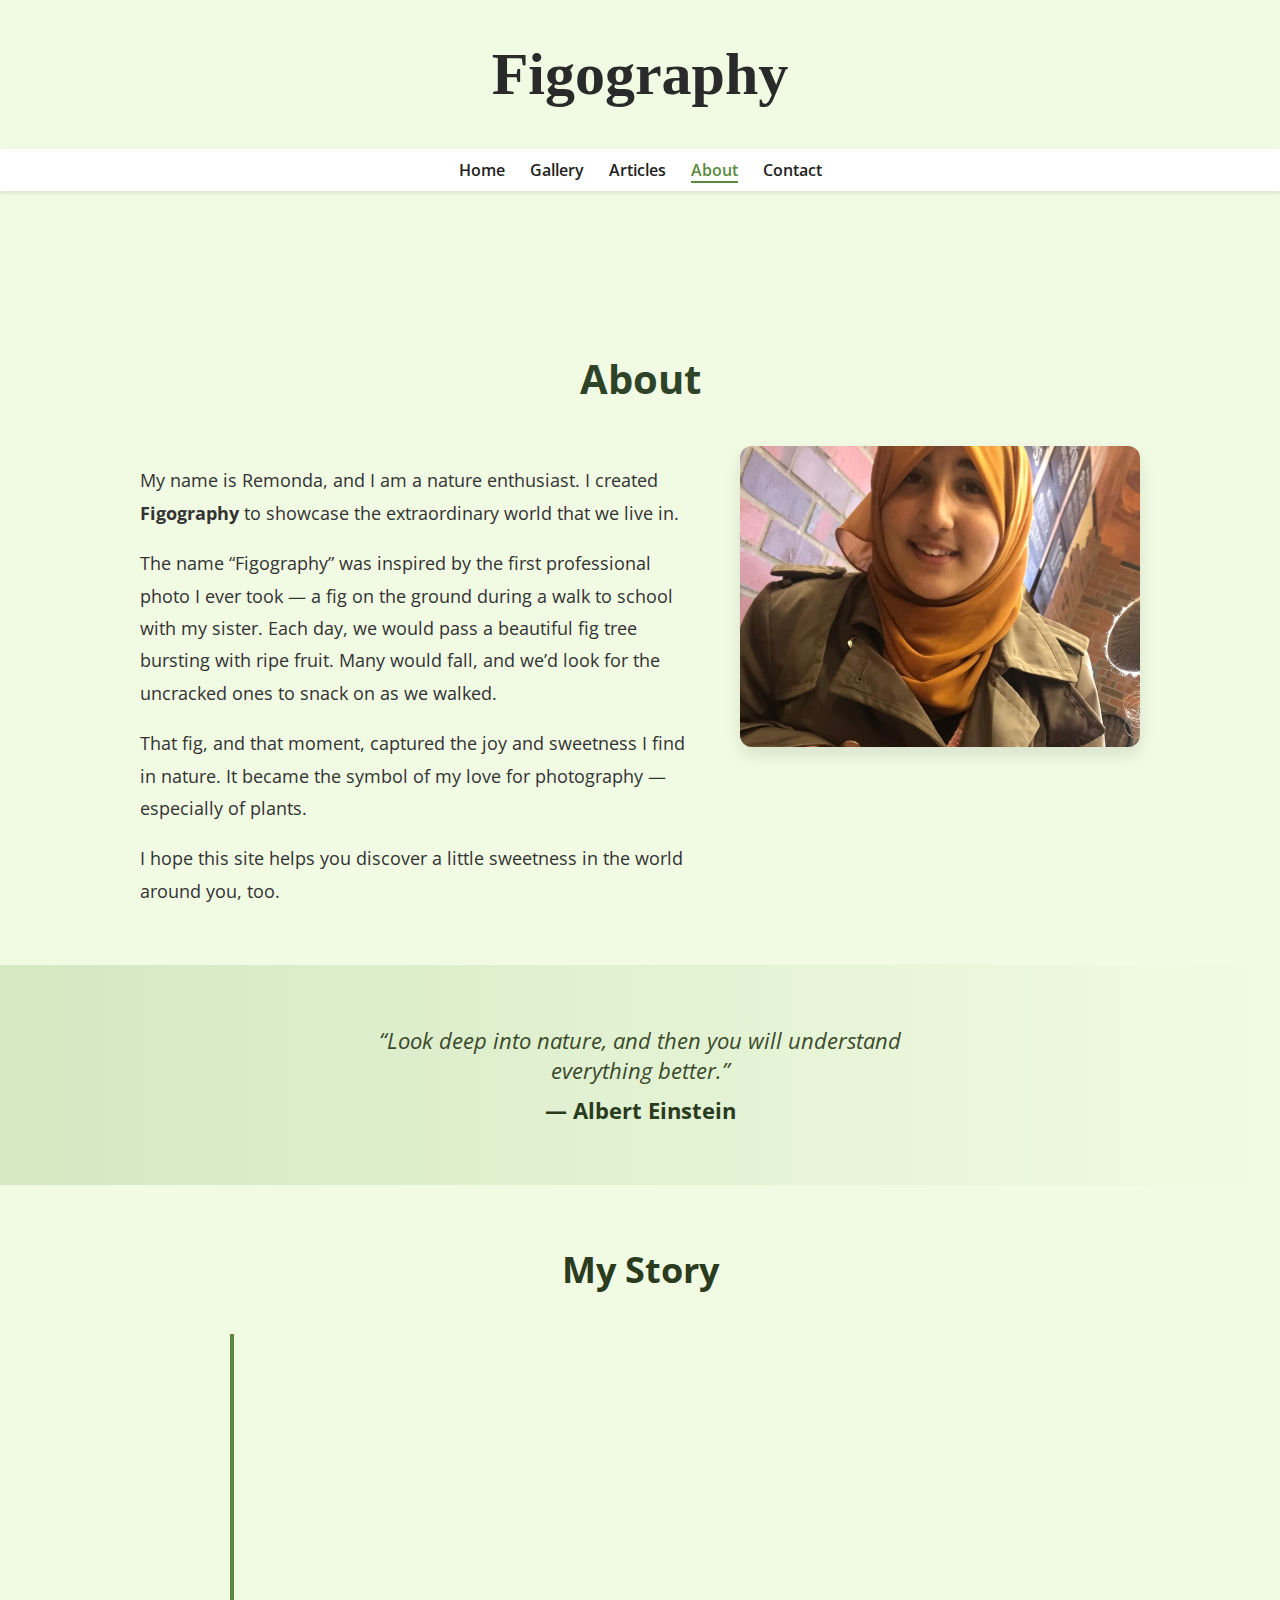
<file: about.html>
<!DOCTYPE html>
<html lang="en">
<head>
  <meta charset="UTF-8" />
  <meta name="viewport" content="width=device-width, initial-scale=1.0" />
  <title>About | Figography</title>
  <link rel="stylesheet" href="style.css" />
</head>
<body class="light-page">

  <header>
    <div class="name"><h1>Figography</h1></div>
    <nav>
      <ul>
        <li><a href="index.html">Home</a></li>
        <li><a href="gallery.html">Gallery</a></li>
        <li><a href="articles.html">Articles</a></li>
        <li><a href="about.html" class="active">About</a></li>
        <li><a href="contact.html">Contact</a></li>
      </ul>
    </nav>
  </header>

  <main>
    <div class="about-header">
      <h1>About</h1>
    </div>

    <div class="about-container">
      <div class="about-text">
        <p>
          My name is Remonda, and I am a nature enthusiast. I created <strong>Figography</strong> to showcase the extraordinary world that we live in.
        </p>
        <p>
          The name “Figography” was inspired by the first professional photo I ever took — a fig on the ground during a walk to school with my sister.
          Each day, we would pass a beautiful fig tree bursting with ripe fruit. Many would fall, and we’d look for the uncracked ones to snack on as we walked.
        </p>
        <p>
          That fig, and that moment, captured the joy and sweetness I find in nature. It became the symbol of my love for photography — especially of plants.
        </p>
        <p>
          I hope this site helps you discover a little sweetness in the world around you, too.
        </p>
      </div>

      <div class="about-image">
        <img src="remonda_summer25/remonda.jpg" alt="Remonda smiling" />
      </div>
    </div>

    <section class="quote-section">
  <blockquote>
    “Look deep into nature, and then you will understand everything better.”
    <footer>— Albert Einstein</footer>
  </blockquote>
</section>


    <section class="timeline-section">
      <h2>My Story</h2>
      <div class="timeline">
        <div class="timeline-item">
          <span class="year">September 2023</span>
          <p>Took my first photo — a fig on the sidewalk under a tree I passed every day.</p>
        </div>
        <div class="timeline-item">
          <span class="year">March 2024</span>
          <p>Started taking plant and landscape photos regularly on walks and trips.</p>
        </div>
        <div class="timeline-item">
          <span class="year">July 2025</span>
          <p>Created Figography to share my view of the world with others.</p>
        </div>
        <div class="timeline-item">
          <span class="year">Present</span>
          <p>Continuing to explore nature, improve my craft, and capture joy in everyday life.</p>
        </div>
      </div>
    </section>
 
  </main>

 <script>
  const timelineItems = document.querySelectorAll('.timeline-item');

  const observer = new IntersectionObserver((entries, observer) => {
    entries.forEach((entry, index) => {
      if (entry.isIntersecting) {
        const item = entry.target;
        const index = Array.from(timelineItems).indexOf(item);
        item.style.transitionDelay = `${index * 0.2}s`;
        item.classList.add('visible');
        observer.unobserve(item); // Stop watching once it appears
      }
    });
  }, {
    threshold: 0.5, // Show when at least 50% visible
  });

  timelineItems.forEach(item => {
    observer.observe(item);
  });
</script>


</body>
</html>
</file>
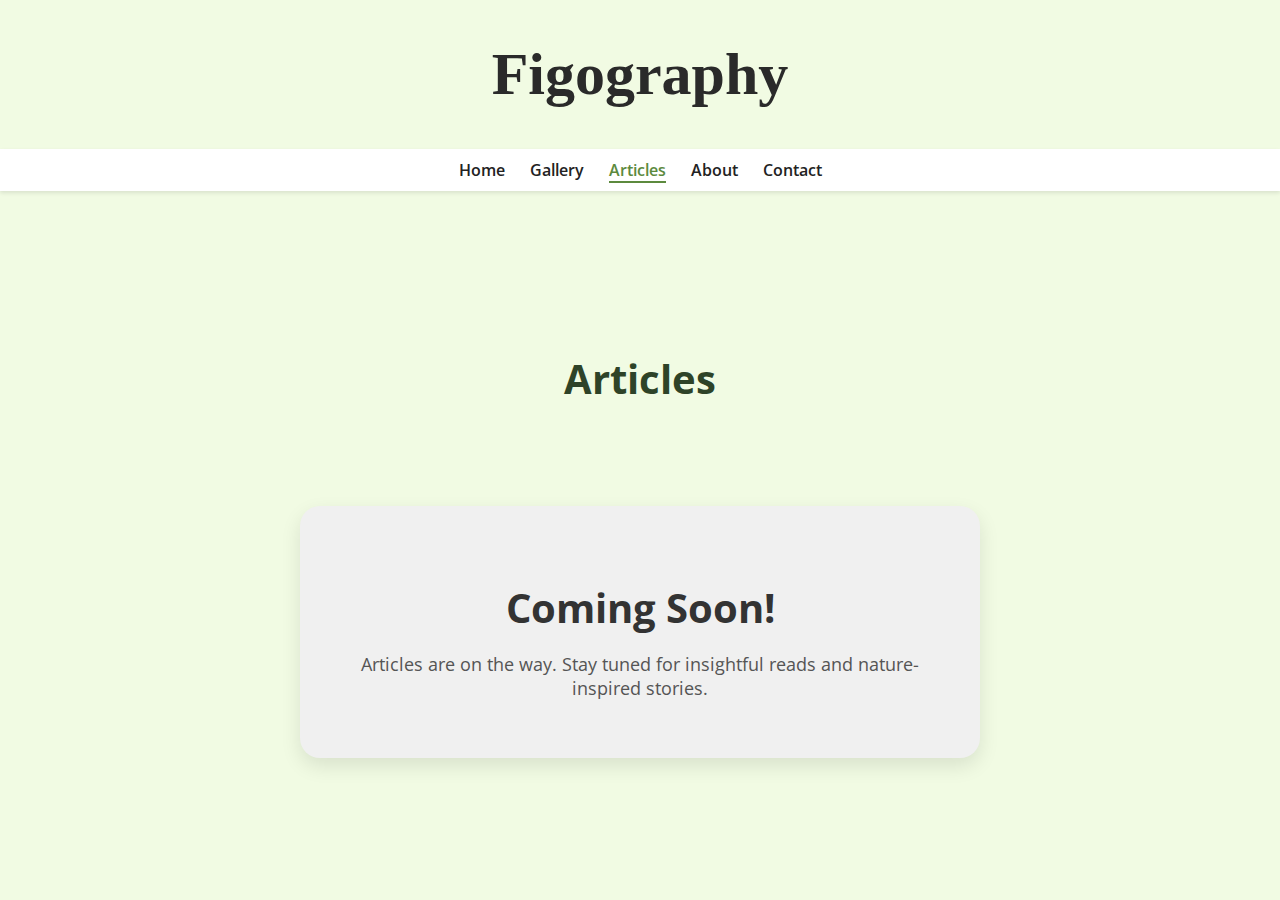
<file: articles.html>
<!DOCTYPE html>
<html>
    <head>
    <link rel="stylesheet" href="style.css">
    <title>Articles | Figography</title>
  </head>
    <body class="light-page">

 <header>
    <div class="name"><h1>Figography</h1></div>
    <nav>
      <ul>
        <li><a href="index.html">Home</a></li>
        <li><a href="gallery.html">Gallery</a></li>
        <li><a href="articles.html" class="active">Articles</a></li>
        <li><a href="about.html">About</a></li>
        <li><a href="contact.html">Contact</a></li>
      </ul>
    </nav>
  </header>

  <div class="about-header">
    <h1>Articles</h1>
  </div>

  <section class="coming-soon">
  <h2>Coming Soon!</h2>
  <p>Articles are on the way. Stay tuned for insightful reads and nature-inspired stories.</p>
</section>

    </body>
</html>
</file>
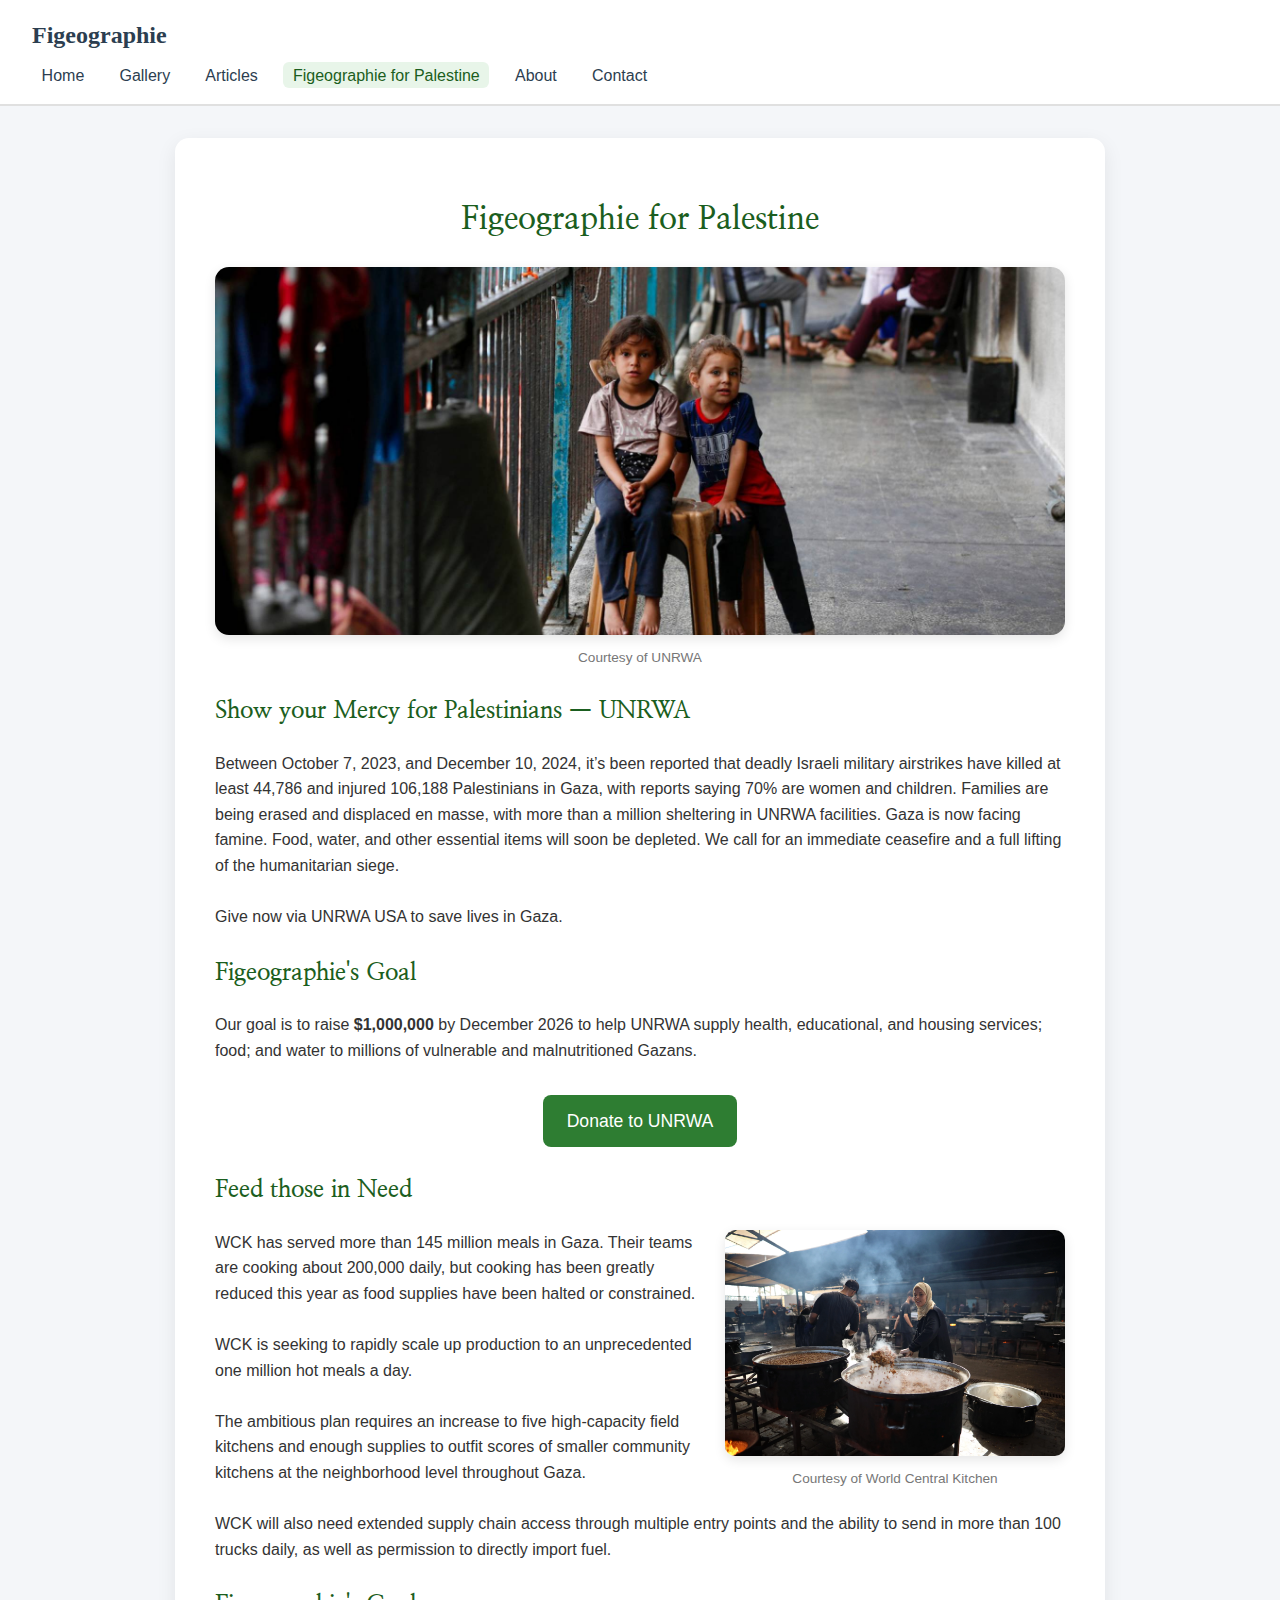
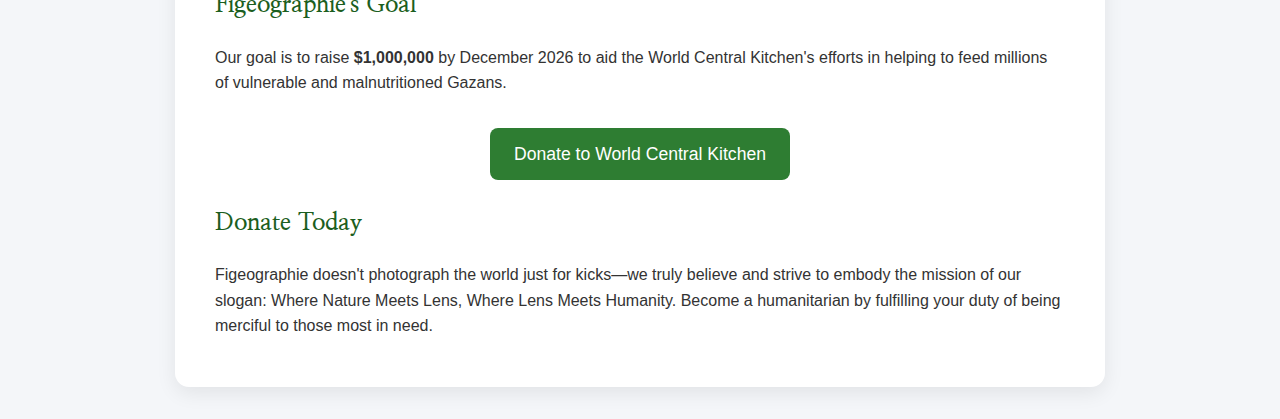
<file: charity.html>
<!DOCTYPE html>
<html lang="en">
<head>
  <meta charset="UTF-8" />
  <meta name="viewport" content="width=device-width, initial-scale=1.0" />
  <title>Figeographie for Palestine | Figeographie</title>

   <!-- Google Font: Nanum Myeongjo -->
<link href="https://fonts.googleapis.com/css2?family=Nanum+Myeongjo&display=swap" rel="stylesheet">

  <style>
    /* General Styles */
    body {
      font-family: 'Roboto', sans-serif;
      background-color: #f4f6f9;
      margin: 0;
      padding: 0;
      color: #333;
      line-height: 1.6;
    }

    header {
      background: #ffffff;
      border-bottom: 2px solid #e0e0e0;
      padding: 1rem 2rem;
      position: sticky;
      top: 0;
      z-index: 1000;
    }

    header h1 {
      margin: 0;
      font-weight: 700;
      font-size: 1.5rem;
      color: #2c3e50;
      font-family: 'Times New Roman', serif;
    }

    nav ul {
      list-style: none;
      display: flex;
      gap: 1rem;
      margin: 0.5rem 0 0;
      padding: 0;
    }

    nav a {
      text-decoration: none;
      color: #2c3e50;
      font-weight: 500;
      padding: 0.3rem 0.6rem;
      border-radius: 6px;
      transition: background 0.3s;
    }

    nav a:hover, nav a.active {
      background: #e8f5e9;
      color: #1b5e20;
    }

    .content-box {
      max-width: 850px;
      margin: 2rem auto;
      background: #fff;
      padding: 2rem 2.5rem;
      border-radius: 14px;
      box-shadow: 0 6px 20px rgba(0,0,0,0.08);
    }

    .content-box h1 {
      color: #1b5e20;
      margin-top: 1.5rem;
      text-align: center;
      font-family: nanum myeongjo, serif;
    }

    .content-box h2 {
      color: #1b5e20;
      margin-top: 1.5rem;
      text-align: left;
      font-family: nanum myeongjo, serif;
    }

    figure {
      text-align: center;
      margin: 1rem 0;
    }

    figure img {
      width: 100%;
      border-radius: 14px;
      box-shadow: 0 4px 12px rgba(0,0,0,0.1);
    }

    figure figcaption {
      font-size: 0.85rem;
      color: #777;
      margin-top: 0.25rem;
    }

    .image-wrap {
      float: right;
      margin: 0 0 1rem 1.5rem;
      width: 40%;
    }

    .image-wrap img {
      width: 100%;
      border-radius: 10px;
      box-shadow: 0 4px 12px rgba(0,0,0,0.1);
    }

    .button-wrap {
      text-align: center;
      margin-top: 1rem;
    }

    .donate-btn {
      display: inline-block;
      background: #2e7d32;
      color: white;
      padding: 0.75rem 1.5rem;
      font-size: 1.1rem;
      border-radius: 8px;
      text-decoration: none;
      margin-top: 1rem;
      transition: background 0.3s, transform 0.2s;
    }

    .donate-btn:hover {
      background: #1b5e20;
      transform: translateY(-2px);
    }
  </style>
</head>
<body>

  <header>
    <div class="name"><h1>Figeographie</h1></div>
    <nav>
      <ul>
        <li><a href="index.html">Home</a></li>
        <li><a href="gallery.html">Gallery</a></li>
        <li><a href="articles.html">Articles</a></li>
        <li><a href="charity.html" class="active">Figeographie for Palestine</a></li>
        <li><a href="about.html">About</a></li>
        <li><a href="contact.html">Contact</a></li>
      </ul>
    </nav>
  </header>

  <main>
    <div class="content-box">
      <h1>Figeographie for Palestine</h1>

      <figure>
        <img src="embrace_relief_images/unrwa_kids.jpg" alt="Embrace Relief Banner" class="banner" />
        <figcaption>Courtesy of UNRWA</figcaption>
      </figure>

      <h2>Show your Mercy for Palestinians — UNRWA</h2>
      <p>
        Between October 7, 2023, and December 10, 2024, it’s been reported that deadly Israeli military airstrikes have killed at least 44,786 and injured 106,188 Palestinians in Gaza, with reports saying 70% are women and children. Families are being erased and displaced en masse, with more than a million sheltering in UNRWA facilities.
        Gaza is now facing famine. Food, water, and other essential items will soon be depleted. We call for an immediate ceasefire and a full lifting of the humanitarian siege. 
        <br><br>
        Give now via UNRWA USA to save lives in Gaza. 
      </p>

      <h2>Figeographie's Goal</h2>
      <p>
        Our goal is to raise <strong>$1,000,000</strong> by December 2026 to help UNRWA supply health, educational, and housing services; food; and water to millions of vulnerable and malnutritioned Gazans.
      </p>

      <div class="button-wrap">
        <a href="https://getinvolved.unrwausa.org/figeographie" target="_blank" class="donate-btn">Donate to UNRWA</a>
      </div>

      <h2>Feed those in Need</h2>

      <figure class="image-wrap">
        <img src="embrace_relief_images/wck.webp" alt="Well Repair" />
        <figcaption>Courtesy of World Central Kitchen</figcaption>
      </figure>

      <p>
        WCK has served more than 145 million meals in Gaza. Their teams are cooking about 200,000 daily, but cooking has been greatly reduced this year as food supplies have been halted or constrained. 
        <br><br>
        WCK is seeking to rapidly scale up production to an unprecedented one million hot meals a day.
        <br><br>
        The ambitious plan requires an increase to five high-capacity field kitchens and enough supplies to outfit scores of smaller community kitchens at the neighborhood level throughout Gaza. 
        <br><br>
        WCK will also need extended supply chain access through multiple entry points and the ability to send in more than 100 trucks daily, as well as permission to directly import fuel.
      </p>

      <h2>Figeographie's Goal</h2>
      <p>
        Our goal is to raise <strong>$1,000,000</strong> by December 2026 to aid the World Central Kitchen's efforts in helping to feed millions of vulnerable and malnutritioned Gazans.
      </p>

      <div class="button-wrap">
        <a href="https://donate.wck.org/figeographie" target="_blank" class="donate-btn">Donate to World Central Kitchen</a>
      </div>

      <h2>Donate Today</h2>
      <p>
        Figeographie doesn't photograph the world just for kicks—we truly believe and strive to embody the mission of our slogan: Where Nature Meets Lens, Where Lens Meets Humanity. Become a humanitarian by fulfilling your duty of being merciful to those most in need.
      </p>
  
    </div>
  </main>

</body>
</html>
</file>
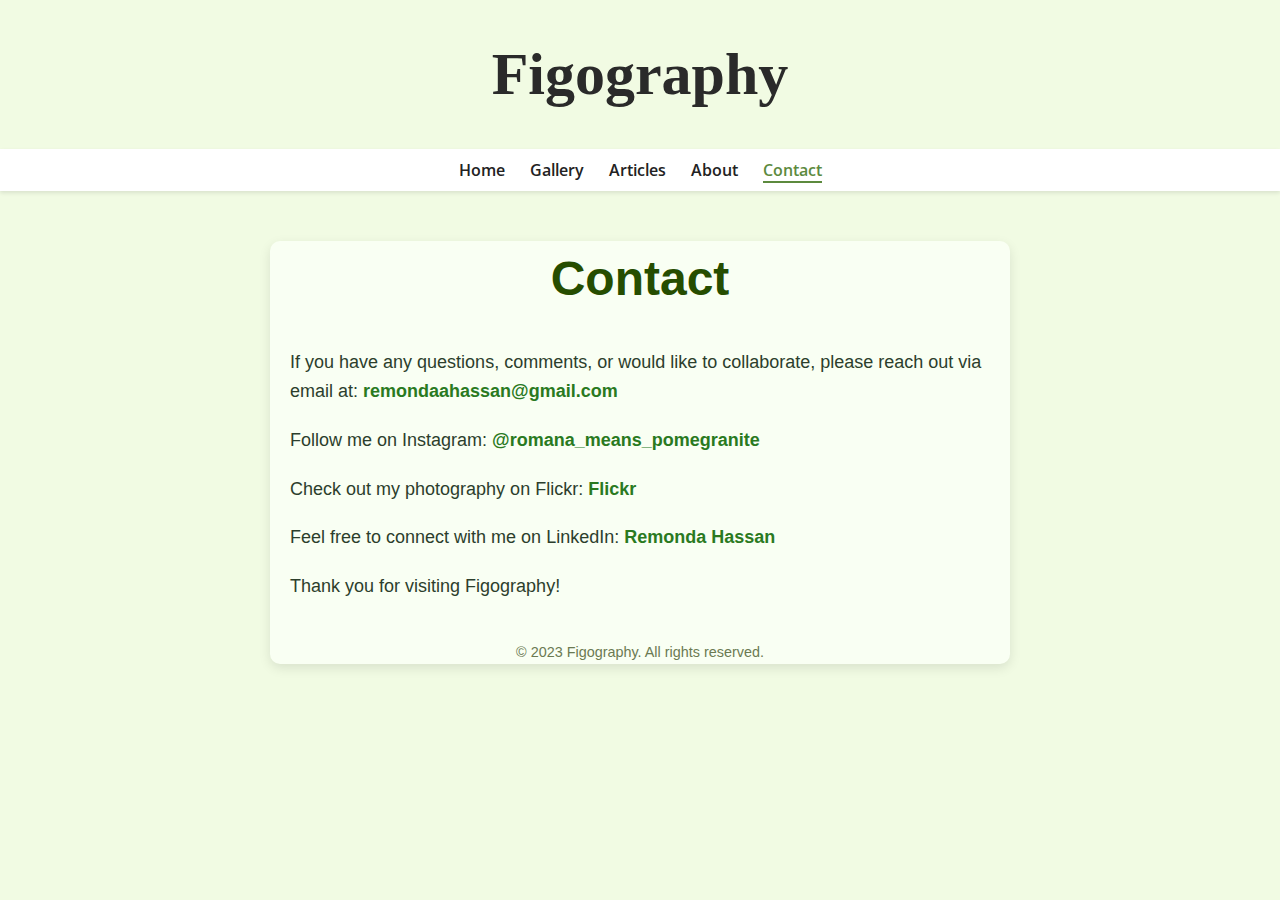
<file: contact.html>
<!DOCTYPE html>
<html lang="en">

<head>
  <meta charset="UTF-8" />
  <meta name="viewport" content="width=device-width, initial-scale=1" />
  <title>Contact | Figography</title>
  <link rel="stylesheet" href="style.css" />
</head>

<body class="light-page">

  <header>
    <div class="name"><h1>Figography</h1></div>
    <nav>
      <ul>
        <li><a href="index.html">Home</a></li>
        <li><a href="gallery.html">Gallery</a></li>
        <li><a href="articles.html">Articles</a></li>
          <li><a href="about.html">About</a></li>
        <li><a href="contact.html" class="active">Contact</a></li>
      </ul>
    </nav>
  </header>

  <main class="contact-container">
    <h1>Contact</h1>

    <p>
      If you have any questions, comments, or would like to collaborate, please reach out via email at:
      <a href="mailto:remondaahassan@gmail.com">remondaahassan@gmail.com</a>
    </p>

    <p>
      Follow me on Instagram:
      <a href="https://www.instagram.com/remondaahassan/" target="_blank" rel="noopener">
        @romana_means_pomegranite
      </a>
    </p>

    <p>
      Check out my photography on Flickr:
      <a href="https://www.flickr.com/photos/romana_means_pomegranite/" target="_blank" rel="noopener">
        Flickr
      </a>
    </p>

    <p>
      Feel free to connect with me on LinkedIn:
      <a href="https://www.linkedin.com/in/remonda-hassan/" target="_blank" rel="noopener">
        Remonda Hassan
      </a>
    </p>

    <p>Thank you for visiting Figography!</p>

    <footer>
      <p>© 2023 Figography. All rights reserved.</p>
    </footer>
  </main>

</body>

</html>
</file>
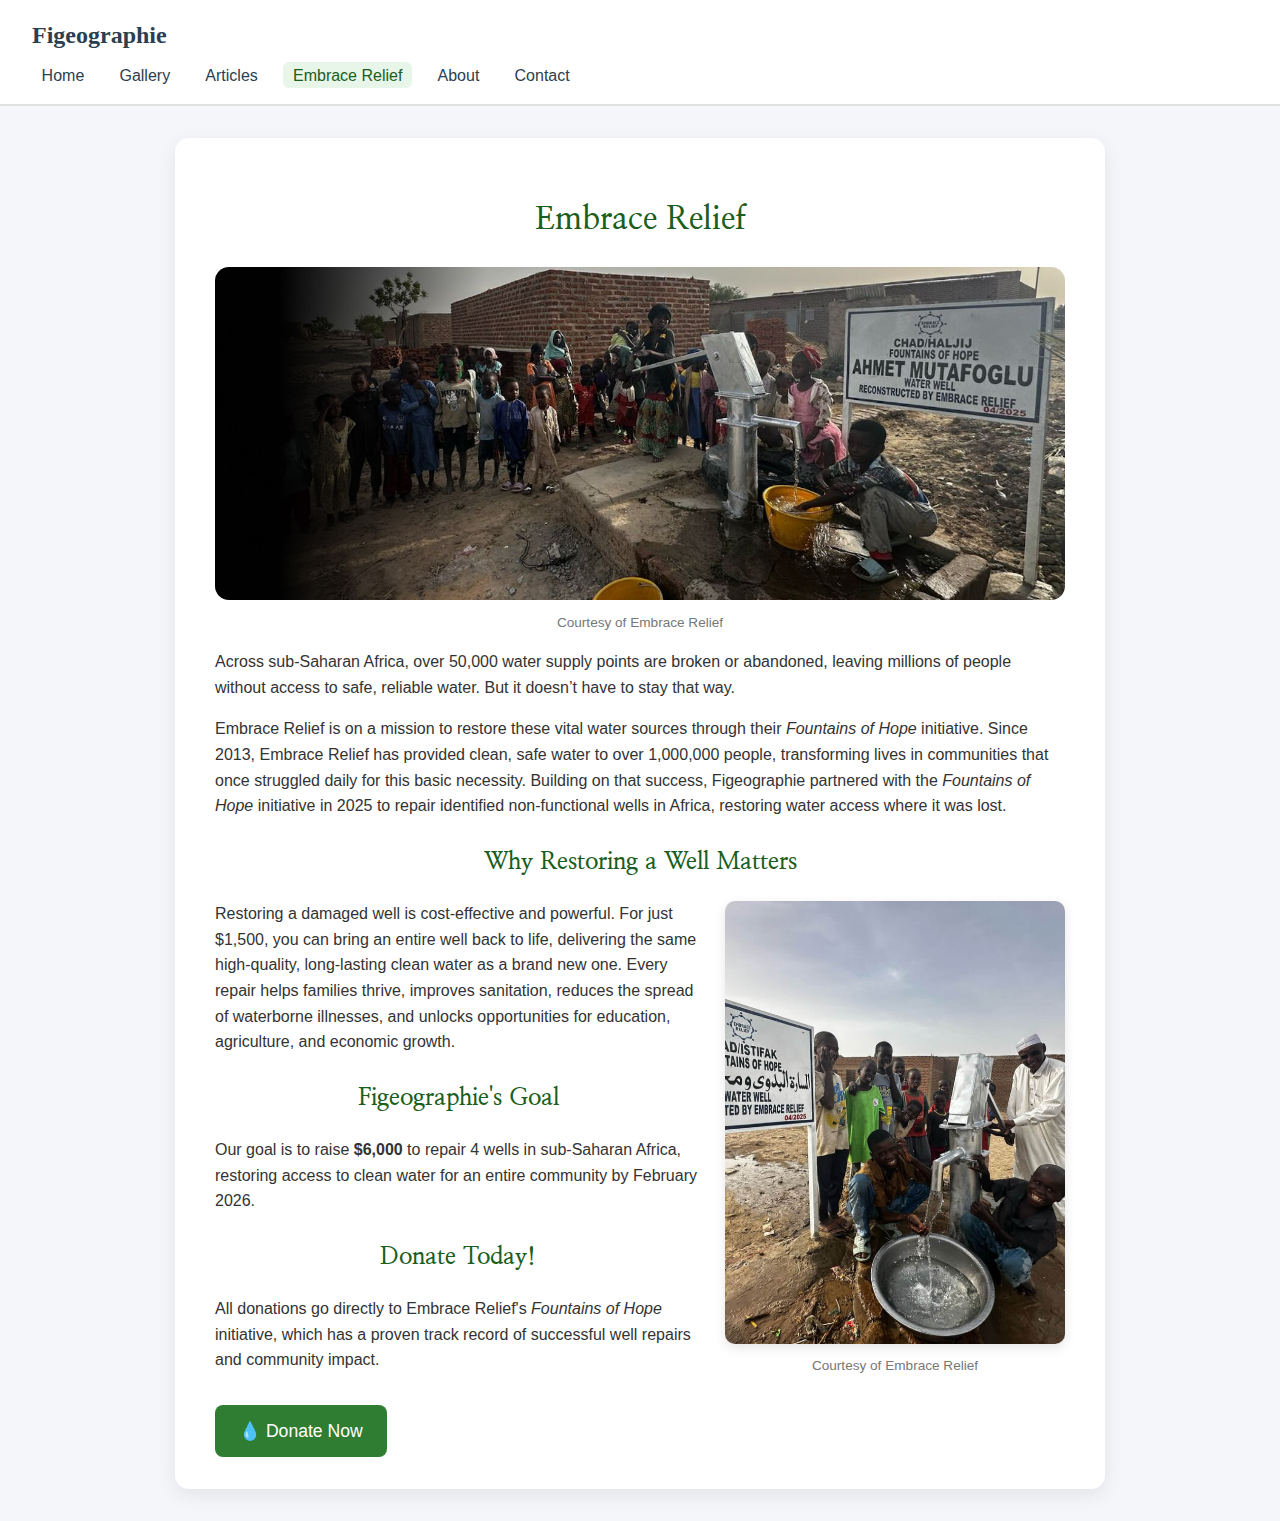
<file: embrace_relief.html>
<!DOCTYPE html>
<html lang="en">
<head>
  <meta charset="UTF-8" />
  <meta name="viewport" content="width=device-width, initial-scale=1.0" />
  <title>Embrace Relief | Figeographie</title>

   <!-- Google Font: Nanum Myeongjo -->
<link href="https://fonts.googleapis.com/css2?family=Nanum+Myeongjo&display=swap" rel="stylesheet">


  <style>
    /* General Styles */
 body {
      font-family: 'Roboto', sans-serif;
      background-color: #f4f6f9;
      margin: 0;
      padding: 0;
      color: #333;
      line-height: 1.6;
    }

    header {
      background: #ffffff;
      border-bottom: 2px solid #e0e0e0;
      padding: 1rem 2rem;
      position: sticky;
      top: 0;
      z-index: 1000;
    }

    header h1 {
      margin: 0;
      font-weight: 700;
      font-size: 1.5rem;
      color: #2c3e50;
      font-family: 'Times New Roman', serif;
    }

    nav ul {
      list-style: none;
      display: flex;
      gap: 1rem;
      margin: 0.5rem 0 0;
      padding: 0;
    }

    nav a {
      text-decoration: none;
      color: #2c3e50;
      font-weight: 500;
      padding: 0.3rem 0.6rem;
      border-radius: 6px;
      transition: background 0.3s;
    }

    nav a:hover, nav a.active {
      background: #e8f5e9;
      color: #1b5e20;
    }

    .content-box {
      max-width: 850px;
      margin: 2rem auto;
      background: #fff;
      padding: 2rem 2.5rem;
      border-radius: 14px;
      box-shadow: 0 6px 20px rgba(0,0,0,0.08);
    }

    .content-box h1, 
    .content-box h2 {
      color: #1b5e20;
      margin-top: 1.5rem;
      text-align: center;
      font-family: nanum myeongjo, serif;
    }

    .banner {
      width: 100%;
      border-radius: 14px;
    }

    .caption {
      text-align: center;
      font-size: 0.85rem;
      color: #777;
      margin-top: 0.25rem;
    }

    .image-wrap {
      float: right;
      margin: 0 0 1rem 1.5rem;
      width: 40%;
    }

    .image-wrap img {
      width: 100%;
      border-radius: 10px;
      box-shadow: 0 4px 12px rgba(0,0,0,0.1);
    }

    .donate-btn {
      display: inline-block;
      background: #2e7d32;
      color: white;
      padding: 0.75rem 1.5rem;
      font-size: 1.1rem;
      border-radius: 8px;
      text-decoration: none;
      margin-top: 1rem;
      transition: background 0.3s, transform 0.2s;
    }

    .donate-btn:hover {
      background: #1b5e20;
      transform: translateY(-2px);
    }
  </style>
</head>
<body>

  <header>
    <div class="name"><h1>Figeographie</h1></div>
    <nav>
      <ul>
        <li><a href="index.html">Home</a></li>
        <li><a href="gallery.html">Gallery</a></li>
        <li><a href="articles.html">Articles</a></li>
        <li><a href="embrace_relief.html" class="active">Embrace Relief</a></li>
        <li><a href="about.html">About</a></li>
        <li><a href="contact.html">Contact</a></li>
      </ul>
    </nav>
  </header>

  <main>
    <div class="content-box">
      <h1>Embrace Relief</h1>

      <img src="embrace_relief_images/foh_banner.jpg" alt="Embrace Relief Banner" class="banner" />
      <p class="caption">Courtesy of Embrace Relief</p>

      <p>
        Across sub-Saharan Africa, over 50,000 water supply points are broken or abandoned, 
        leaving millions of people without access to safe, reliable water. But it doesn’t have to stay that way.
      </p>
      <p>
        Embrace Relief is on a mission to restore these vital water sources through their <em>Fountains of Hope</em> initiative.
        Since 2013, Embrace Relief has provided clean, safe water to over 1,000,000 people, transforming lives in 
        communities that once struggled daily for this basic necessity. Building on that success, 
        Figeographie partnered with the <em>Fountains of Hope</em> initiative in 2025 
        to repair identified non-functional wells in Africa, restoring water access where it was lost.
      </p>

      <h2>Why Restoring a Well Matters</h2>

      <div class="image-wrap">
        <img src="embrace_relief_images/kids_drinking.jpg" alt="Well Repair" />
        <p class="caption">Courtesy of Embrace Relief</p>
      </div>

      <p>
        Restoring a damaged well is cost-effective and powerful. 
        For just $1,500, you can bring an entire well back to life, 
        delivering the same high-quality, long-lasting clean water as a brand new one. 
        Every repair helps families thrive, improves sanitation, reduces the spread of waterborne illnesses, 
        and unlocks opportunities for education, agriculture, and economic growth.
      </p>

      <h2>Figeographie's Goal</h2>
      <p>
        Our goal is to raise <strong>$6,000</strong> to repair 4 wells in sub-Saharan Africa,
        restoring access to clean water for an entire community by February 2026.
      </p>

      <h2>Donate Today!</h2>
      <p>
        All donations go directly to Embrace Relief's <em>Fountains of Hope</em> initiative,
        which has a proven track record of successful well repairs and community impact.
      </p>

      <a href="https://www.embracerelief.org/donate" target="_blank" class="donate-btn">💧 Donate Now</a>
    </div>
  </main>

</body>
</html>
</file>
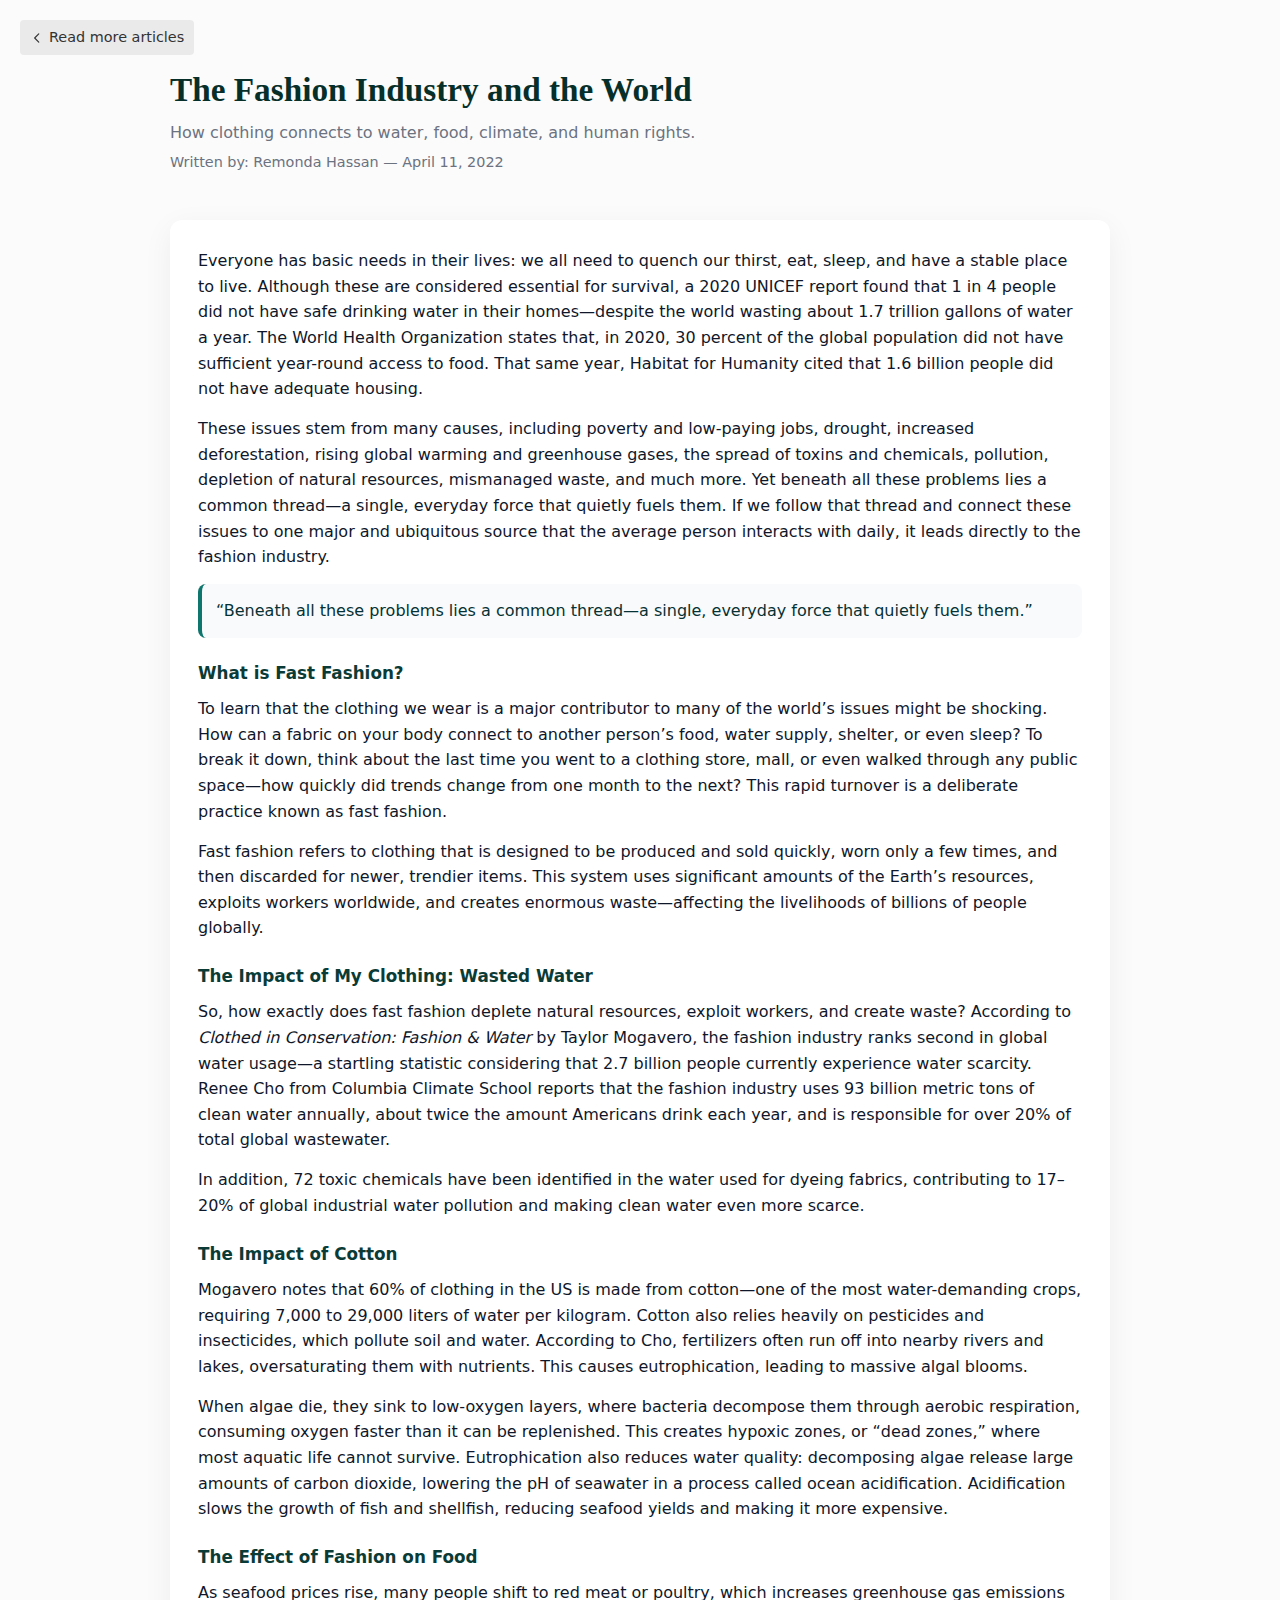
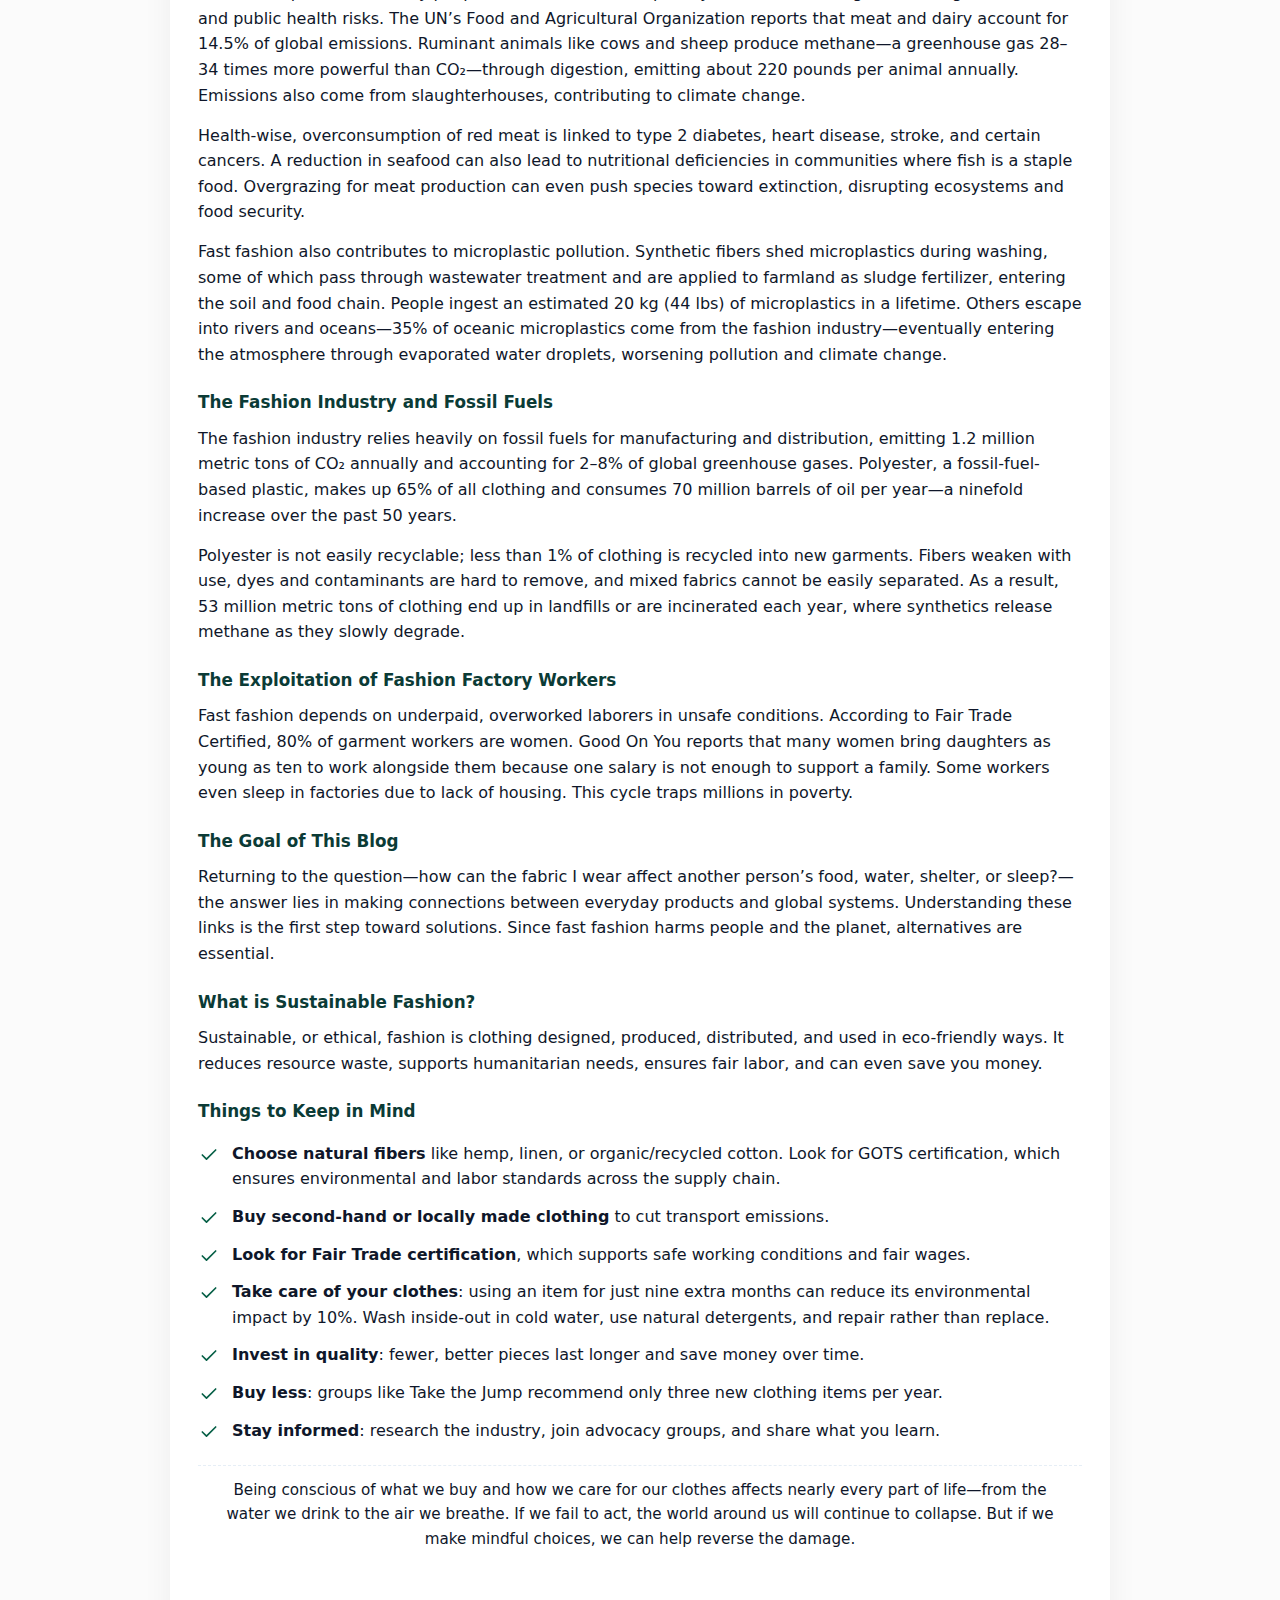
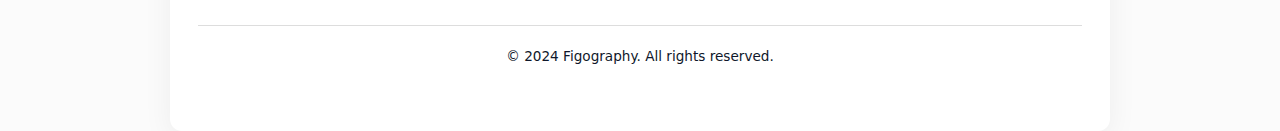
<file: sustainable_fashion.html>
<!doctype html>
<html lang="en">
    
<head>
  <meta charset="utf-8" />
  <meta name="viewport" content="width=device-width,initial-scale=1" />
  <title>The Fashion Industry and the World — Figography</title>
  <meta name="description" content="How the fashion industry connects to water, food, climate, and human rights—full article." />
  <style>
    
    :root{
      --bg: #fbfbfb;
      --card: #ffffff;
      --text: #0f172a;
      --muted: #6b7280;
      --accent: #0f766e;
      --accent-2: #7c3aed;
      --soft-border: #e6eef6;
      --maxw: 980px;
      --radius: 12px;
      --serif: 'Georgia', 'Times New Roman', serif;
      --sans: 'Inter', system-ui, -apple-system, 'Segoe UI', Roboto, 'Helvetica Neue';
    }

    *{box-sizing:border-box}
    html,body{height:100%}
    body{
      margin:0;
      background:var(--bg);
      color:var(--text);
      font-family:var(--sans);
      line-height:1.6;
      -webkit-font-smoothing:antialiased;
      -moz-osx-font-smoothing:grayscale;
    }

    .wrap{max-width:var(--maxw);margin:32px auto;padding:0 20px}
    header{padding:28px 0}
    h1{font-family:var(--serif);font-size:clamp(1.6rem,2.6vw,2.4rem);margin:.2rem 0;color:#072f2a}
    .lede{color:var(--muted);margin:0 0 6px}
    .meta{font-size:.9rem;color:var(--muted);margin-bottom:18px}

    article{background:var(--card);border-radius:var(--radius);box-shadow:0 8px 30px rgba(16,24,40,0.06);padding:28px}
    section{margin-bottom:22px}
    h2{font-size:1.05rem;margin:0 0 .6rem;color:#0b3b36}
    p{margin:0 0 .9rem;color:var(--text)}

    /* Pull quote */
    blockquote.pull{
      background:#f8fafc;border-left:4px solid var(--accent);
      padding:14px;border-radius:8px;margin:14px 0;color:#063134;font-style:normal;
    }

    /* small caption / muted */
    figcaption{font-size:.92rem;color:var(--muted);margin-top:8px}

    /* checklist */
    .checklist{display:grid;gap:12px;padding-top:6px}
    .check{display:flex;gap:12px;align-items:flex-start}
    .check svg{flex:0 0 22px;margin-top:4px}

    /* responsive columns for larger screens for some sections */
    .two-col{display:block;gap:22px;align-items:start}
    @media (max-width:900px){
      .two-col{gap:16px}
    }

    footer.note{margin-top:18px;padding-top:12px;border-top:1px dashed var(--soft-border);color:var(--muted);font-size:.95rem}
    a{color:var(--accent-2);text-decoration:none}
  .back-link {
      position: fixed;
      top: 20px;
      left: 20px;
      font-size: 0.9em;
      text-decoration: none;
      color: #333;
      background: #eaeaea;
      padding: 6px 10px;
      border-radius: 4px;
      display: inline-flex;
      align-items: center;
      gap: 5px;
      transition: background 0.2s ease-in-out;
      z-index: 1000;
    }
    .back-link:hover {
      background: #ccc;
    }
    .back-link svg {
      width: 14px;
      height: 14px;
    }
    footer {
      text-align: center;
      padding: 20px;
      font-size: 0.85em;
      color: #888;
      margin-top: 40px;
      border-top: 1px solid #ddd;
    }
  </style>
</head>
<body>

  <a href="articles.html" class="back-link">
    <svg xmlns="http://www.w3.org/2000/svg" fill="none" viewBox="0 0 24 24" stroke="currentColor">
      <path stroke-linecap="round" stroke-linejoin="round" stroke-width="2" d="M15 19l-7-7 7-7" />
    </svg>
    Read more articles
  </a>

  <div class="wrap">
    <header>
      <h1>The Fashion Industry and the World</h1>
      <p class="lede">How clothing connects to water, food, climate, and human rights.</p>
      <div class="meta">Written by: Remonda Hassan — <span style="color:var(--muted)">April 11, 2022</span></div>
    </header>

    <article>

      <!-- Intro -->
      <section>
        <p>Everyone has basic needs in their lives: we all need to quench our thirst, eat, sleep, and have a stable place to live. Although these are considered essential for survival, a 2020 UNICEF report found that 1 in 4 people did not have safe drinking water in their homes—despite the world wasting about 1.7 trillion gallons of water a year. The World Health Organization states that, in 2020, 30 percent of the global population did not have sufficient year-round access to food. That same year, Habitat for Humanity cited that 1.6 billion people did not have adequate housing.</p>

        <p>These issues stem from many causes, including poverty and low-paying jobs, drought, increased deforestation, rising global warming and greenhouse gases, the spread of toxins and chemicals, pollution, depletion of natural resources, mismanaged waste, and much more. Yet beneath all these problems lies a common thread—a single, everyday force that quietly fuels them. If we follow that thread and connect these issues to one major and ubiquitous source that the average person interacts with daily, it leads directly to the fashion industry.</p>

        <blockquote class="pull">“Beneath all these problems lies a common thread—a single, everyday force that quietly fuels them.”</blockquote>
      </section>

      <!-- Fast fashion -->
      <section>
        <h2>What is Fast Fashion?</h2>
        <p>To learn that the clothing we wear is a major contributor to many of the world’s issues might be shocking. How can a fabric on your body connect to another person’s food, water supply, shelter, or even sleep? To break it down, think about the last time you went to a clothing store, mall, or even walked through any public space—how quickly did trends change from one month to the next? This rapid turnover is a deliberate practice known as fast fashion.</p>

        <p>Fast fashion refers to clothing that is designed to be produced and sold quickly, worn only a few times, and then discarded for newer, trendier items. This system uses significant amounts of the Earth’s resources, exploits workers worldwide, and creates enormous waste—affecting the livelihoods of billions of people globally.</p>
      </section>

      <!-- Wasted water -->
      <section>
        <h2>The Impact of My Clothing: Wasted Water</h2>
        <p>So, how exactly does fast fashion deplete natural resources, exploit workers, and create waste? According to <em>Clothed in Conservation: Fashion &amp; Water</em> by Taylor Mogavero, the fashion industry ranks second in global water usage—a startling statistic considering that 2.7 billion people currently experience water scarcity. Renee Cho from Columbia Climate School reports that the fashion industry uses 93 billion metric tons of clean water annually, about twice the amount Americans drink each year, and is responsible for over 20% of total global wastewater.</p>

        <p>In addition, 72 toxic chemicals have been identified in the water used for dyeing fabrics, contributing to 17–20% of global industrial water pollution and making clean water even more scarce.</p>
      </section>

      <!-- Impact of Cotton -->
      <section id="impact-of-cotton">
        <div class="two-col">
          <div>
            <h2>The Impact of Cotton</h2>
            <p>Mogavero notes that 60% of clothing in the US is made from cotton—one of the most water-demanding crops, requiring 7,000 to 29,000 liters of water per kilogram. Cotton also relies heavily on pesticides and insecticides, which pollute soil and water. According to Cho, fertilizers often run off into nearby rivers and lakes, oversaturating them with nutrients. This causes eutrophication, leading to massive algal blooms.</p>

            <p>When algae die, they sink to low-oxygen layers, where bacteria decompose them through aerobic respiration, consuming oxygen faster than it can be replenished. This creates hypoxic zones, or “dead zones,” where most aquatic life cannot survive. Eutrophication also reduces water quality: decomposing algae release large amounts of carbon dioxide, lowering the pH of seawater in a process called ocean acidification. Acidification slows the growth of fish and shellfish, reducing seafood yields and making it more expensive.</p>
          </div>
        </div>
      </section>

      <!-- Effect on Food -->
      <section id="effect-on-food">
        <h2>The Effect of Fashion on Food</h2>
        <p>As seafood prices rise, many people shift to red meat or poultry, which increases greenhouse gas emissions and public health risks. The UN’s Food and Agricultural Organization reports that meat and dairy account for 14.5% of global emissions. Ruminant animals like cows and sheep produce methane—a greenhouse gas 28–34 times more powerful than CO₂—through digestion, emitting about 220 pounds per animal annually. Emissions also come from slaughterhouses, contributing to climate change.</p>

        <p>Health-wise, overconsumption of red meat is linked to type 2 diabetes, heart disease, stroke, and certain cancers. A reduction in seafood can also lead to nutritional deficiencies in communities where fish is a staple food. Overgrazing for meat production can even push species toward extinction, disrupting ecosystems and food security.</p>

        <p>Fast fashion also contributes to microplastic pollution. Synthetic fibers shed microplastics during washing, some of which pass through wastewater treatment and are applied to farmland as sludge fertilizer, entering the soil and food chain. People ingest an estimated 20 kg (44 lbs) of microplastics in a lifetime. Others escape into rivers and oceans—35% of oceanic microplastics come from the fashion industry—eventually entering the atmosphere through evaporated water droplets, worsening pollution and climate change.</p>
      </section>

      <!-- Fossil fuels -->
      <section>
        <h2>The Fashion Industry and Fossil Fuels</h2>
        <p>The fashion industry relies heavily on fossil fuels for manufacturing and distribution, emitting 1.2 million metric tons of CO₂ annually and accounting for 2–8% of global greenhouse gases. Polyester, a fossil-fuel-based plastic, makes up 65% of all clothing and consumes 70 million barrels of oil per year—a ninefold increase over the past 50 years.</p>

        <p>Polyester is not easily recyclable; less than 1% of clothing is recycled into new garments. Fibers weaken with use, dyes and contaminants are hard to remove, and mixed fabrics cannot be easily separated. As a result, 53 million metric tons of clothing end up in landfills or are incinerated each year, where synthetics release methane as they slowly degrade.</p>
      </section>

      <!-- Workers -->
      <section>
        <h2>The Exploitation of Fashion Factory Workers</h2>
        <p>Fast fashion depends on underpaid, overworked laborers in unsafe conditions. According to Fair Trade Certified, 80% of garment workers are women. Good On You reports that many women bring daughters as young as ten to work alongside them because one salary is not enough to support a family. Some workers even sleep in factories due to lack of housing. This cycle traps millions in poverty.</p>
      </section>

      <!-- Goal -->
      <section>
        <h2>The Goal of This Blog</h2>
        <p>Returning to the question—how can the fabric I wear affect another person’s food, water, shelter, or sleep?—the answer lies in making connections between everyday products and global systems. Understanding these links is the first step toward solutions. Since fast fashion harms people and the planet, alternatives are essential.</p>
      </section>

      <!-- Sustainable fashion -->
      <section>
        <h2>What is Sustainable Fashion?</h2>
        <p>Sustainable, or ethical, fashion is clothing designed, produced, distributed, and used in eco-friendly ways. It reduces resource waste, supports humanitarian needs, ensures fair labor, and can even save you money.</p>
      </section>

      <!-- Tips checklist -->
      <section>
        <h2>Things to Keep in Mind</h2>
        <div class="checklist">
          <div class="check"><svg width="20" height="20" viewBox="0 0 24 24" fill="none" aria-hidden="true"><path d="M20 6L9 17L4 12" stroke="#065f46" stroke-width="2" stroke-linecap="round" stroke-linejoin="round"/></svg><div><strong>Choose natural fibers</strong> like hemp, linen, or organic/recycled cotton. Look for GOTS certification, which ensures environmental and labor standards across the supply chain.</div></div>

          <div class="check"><svg width="20" height="20" viewBox="0 0 24 24" fill="none" aria-hidden="true"><path d="M20 6L9 17L4 12" stroke="#065f46" stroke-width="2" stroke-linecap="round" stroke-linejoin="round"/></svg><div><strong>Buy second-hand or locally made clothing</strong> to cut transport emissions.</div></div>

          <div class="check"><svg width="20" height="20" viewBox="0 0 24 24" fill="none" aria-hidden="true"><path d="M20 6L9 17L4 12" stroke="#065f46" stroke-width="2" stroke-linecap="round" stroke-linejoin="round"/></svg><div><strong>Look for Fair Trade certification</strong>, which supports safe working conditions and fair wages.</div></div>

          <div class="check"><svg width="20" height="20" viewBox="0 0 24 24" fill="none" aria-hidden="true"><path d="M20 6L9 17L4 12" stroke="#065f46" stroke-width="2" stroke-linecap="round" stroke-linejoin="round"/></svg><div><strong>Take care of your clothes</strong>: using an item for just nine extra months can reduce its environmental impact by 10%. Wash inside-out in cold water, use natural detergents, and repair rather than replace.</div></div>

          <div class="check"><svg width="20" height="20" viewBox="0 0 24 24" fill="none" aria-hidden="true"><path d="M20 6L9 17L4 12" stroke="#065f46" stroke-width="2" stroke-linecap="round" stroke-linejoin="round"/></svg><div><strong>Invest in quality</strong>: fewer, better pieces last longer and save money over time.</div></div>

          <div class="check"><svg width="20" height="20" viewBox="0 0 24 24" fill="none" aria-hidden="true"><path d="M20 6L9 17L4 12" stroke="#065f46" stroke-width="2" stroke-linecap="round" stroke-linejoin="round"/></svg><div><strong>Buy less</strong>: groups like Take the Jump recommend only three new clothing items per year.</div></div>

          <div class="check"><svg width="20" height="20" viewBox="0 0 24 24" fill="none" aria-hidden="true"><path d="M20 6L9 17L4 12" stroke="#065f46" stroke-width="2" stroke-linecap="round" stroke-linejoin="round"/></svg><div><strong>Stay informed</strong>: research the industry, join advocacy groups, and share what you learn.</div></div>
        </div>
      </section>

      <footer class="note">
        <p>Being conscious of what we buy and how we care for our clothes affects nearly every part of life—from the water we drink to the air we breathe. If we fail to act, the world around us will continue to collapse. But if we make mindful choices, we can help reverse the damage.</p>
      </footer>
        <footer>
            <p>© 2024 Figography. All rights reserved.</p>
            </footer>

    </article>
  </div>
</body>
</html>
</file>
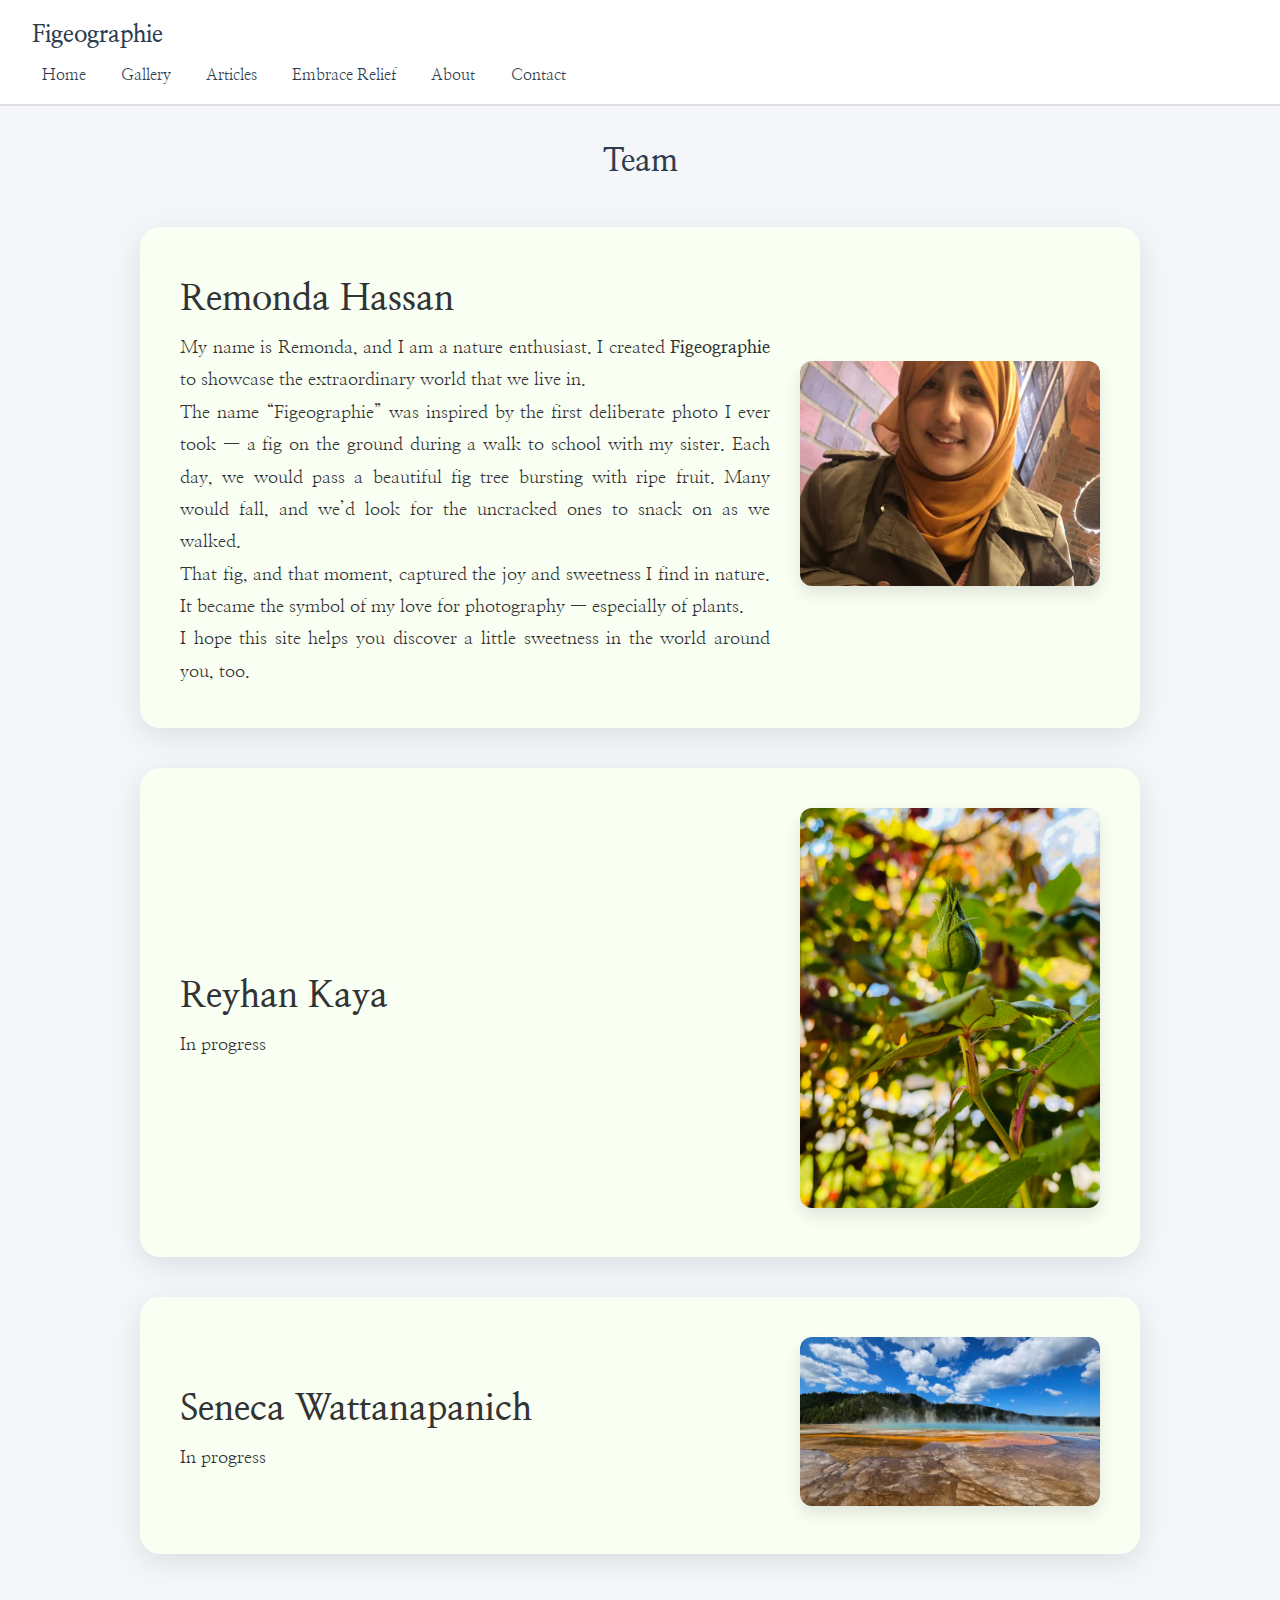
<file: team.html>
<!DOCTYPE html>
<html lang="en">
<head>
  <meta charset="UTF-8" />
  <meta name="viewport" content="width=device-width, initial-scale=1.0" />
  <title>Team | Figeographie</title>
  <!-- Google Font: Nanum Myeongjo -->
  <link href="https://fonts.googleapis.com/css2?family=Nanum+Myeongjo&display=swap" rel="stylesheet">

  <style>
    /* Reset */
    * {
      margin: 0;
      padding: 0;
      box-sizing: border-box;
    }

    body {
      font-family: 'Nanum Myeongjo', serif;
      background-color: #f4f6f9;
      color: #333;
      line-height: 1.6;
    }

    header {
      background: #ffffff;
      border-bottom: 2px solid #e0e0e0;
      padding: 1rem 2rem;
      position: sticky;
      top: 0;
      z-index: 1000;
    }

    header h1 {
      margin: 0;
      font-weight: 700;
      font-size: 1.5rem;
      color: #2c3e50;
    }

    nav ul {
      list-style: none;
      display: flex;
      gap: 1rem;
      margin: 0.5rem 0 0;
      padding: 0;
      position: relative;
    }

    nav a {
      text-decoration: none;
      color: #2c3e50;
      font-weight: 500;
      padding: 0.3rem 0.6rem;
      border-radius: 6px;
      transition: background 0.3s;
    }

    nav a:hover, nav a.active {
      background: #e8f5e9;
      color: #1b5e20;
    }

    /* Dropdown Styles */
    .dropdown {
      position: relative;
    }

    .dropdown-menu {
      display: block;
      position: absolute;
      top: 100%;
      left: 0;
      background: #f9fff3;
      border-radius: 6px;
      box-shadow: 0 4px 12px rgba(0,0,0,0.1);
      list-style: none;
      padding: 10px 0;
      min-width: 160px;
      z-index: 100;
      opacity: 0;
      transform: translateY(-10px);
      transition: opacity 0.3s ease, transform 0.3s ease;
    }

    .dropdown:hover .dropdown-menu {
      display: block;
      opacity: 1;
      transform: translateY(0);
    }

    .dropdown-menu li a {
      display: block;
      padding: 8px 16px;
      color: #2c3e50;
      font-weight: 500;
      transition: background 0.3s, color 0.3s;
    }

    .dropdown-menu li a:hover {
      background: #e8f5e9;
      color: #1b5e20;
    }

    .about-header h1 {
      text-align: center;
      font-size: 2rem;
      margin: 30px 0;
      color: #2c3e50;
    }

    /* Card style for sections */
    .card {
      max-width: 1000px;
      margin: 40px auto;
      background-color: #f9fff3;
      padding: 40px;
      border-radius: 20px;
      box-shadow: 0 8px 30px rgba(0,0,0,0.1);
      transition: transform 0.3s ease, box-shadow 0.3s ease;
    }

    .card:hover {
      transform: translateY(-5px);
      box-shadow: 0 12px 40px rgba(0,0,0,0.15);
    }

    /* About container using flexbox */
    .about-container {
      display: flex;
      flex-wrap: wrap;
      justify-content: center;
      gap: 30px;
      align-items: center;
    }

    .about-image {
      flex: 0 0 300px;
      max-width: 300px;
      height: auto;
    }

    .about-image img {
      width: 100%;
      height: auto;
      border-radius: 12px;
      box-shadow: 0 8px 16px rgba(0,0,0,0.1);
    }

    .about-text {
      flex: 1 1 500px;
      font-size: 18px;
      line-height: 1.8;
      color: #333;
      text-align: justify;
    }

    /* Divider between sections */
    .divider {
      width: 80%;
      max-width: 800px;
      height: 2px;
      background: #d4e8c2;
      margin: 60px auto;
      border-radius: 1px;
    }

    /* Quote Section */
    .quote-section {
      text-align: center;
      padding: 40px 20px;
    }

    .quote-card {
      background: linear-gradient(to right, #d4e8c2, #f1fbe3);
      font-style: italic;
      font-size: 22px;
      color: #3b4a2c;
      border-radius: 20px;
      box-shadow: 0 8px 20px rgba(0,0,0,0.1);
      max-width: 700px;
      margin: 0 auto;
      padding: 30px 20px;
    }

    .quote-card footer {
      margin-top: 10px;
      font-style: normal;
      font-weight: bold;
      color: #2a3b1e;
    }

    /* Timeline Section */
    .timeline-section {
      max-width: 900px;
      margin: 60px auto;
      padding: 0 20px;
    }

    .timeline-section h2 {
      text-align: center;
      font-size: 36px;
      margin-bottom: 40px;
      color: #2a3b1e;
    }

    .timeline-card {
      background-color: #f9fff3;
      border-radius: 20px;
      box-shadow: 0 8px 30px rgba(0,0,0,0.1);
      padding: 40px 30px;
    }

    .timeline {
      border-left: 4px solid #5c8a3e;
      margin-left: 20px;
      padding-left: 30px;
      position: relative;
    }

    .timeline-item {
      margin-bottom: 30px;
      position: relative;
      padding-left: 20px;
      opacity: 0;
      transform: translateY(20px);
      transition: opacity 0.6s ease-out, transform 0.6s ease-out;
    }

    .timeline-item::before {
      content: '';
      position: absolute;
      left: -34px;
      top: 5px;
      width: 16px;
      height: 16px;
      background-color: #5c8a3e;
      border-radius: 50%;
    }

    .timeline-item .year {
      font-weight: bold;
      color: #5c8a3e;
      font-size: 18px;
    }

    .timeline-item p {
      margin: 5px 0 0;
      color: #333;
      line-height: 1.6;
    }

    .timeline-item.visible {
      opacity: 1;
      transform: translateY(0);
    }

    @media (max-width: 768px) {
      .about-container {
        flex-direction: column;
        align-items: center;
      }

      .about-text {
        text-align: center;
      }


      .about-image {
        max-width: 80%;
        margin-bottom: 20px;
      }
    }
  </style>
</head>
<body>

<header>
  <div class="name"><h1>Figeographie</h1></div>
  <nav>
    <ul>
      <li><a href="index.html">Home</a></li>
      <li><a href="gallery.html">Gallery</a></li>
      <li><a href="articles.html">Articles</a></li>
      <li><a href="embrace_relief.html">Embrace Relief</a></li>
      <li class="dropdown">
        <a href="about.html">About</a>
        <ul class="dropdown-menu">
          <li><a href="team.html" active="team.html">Our Team</a></li>
        </ul>
      </li>
      <li><a href="contact.html">Contact</a></li>
    </ul>
  </nav>
</header>

<main>

  <!-- Quote Card -->
  <!--<section class="quote-section">
    <div class="quote-card">
      <blockquote>
        “Look deep into nature, and then you will understand everything better.”
        <footer>— Albert Einstein</footer>
      </blockquote>
    </div>
  </section> -->

  <div class="about-header">
    <h1>Team</h1>
  </div>

  <!-- About Card -->
  <div class="card about-card">
    <div class="about-container">
      <div class="about-text">
        
      <h1>Remonda Hassan</h1>
        <p>
          My name is Remonda, and I am a nature enthusiast. I created <strong>Figeographie</strong> to showcase the extraordinary world that we live in.
        </p>
        <p>
          The name “Figeographie” was inspired by the first deliberate photo I ever took — a fig on the ground during a walk to school with my sister.
          Each day, we would pass a beautiful fig tree bursting with ripe fruit. Many would fall, and we’d look for the uncracked ones to snack on as we walked.
        </p>
        <p>
          That fig, and that moment, captured the joy and sweetness I find in nature. It became the symbol of my love for photography — especially of plants.
        </p>
        <p>
          I hope this site helps you discover a little sweetness in the world around you, too.
        </p>
      </div>
      <div class="about-image">
        <img src="remonda_summer25/remonda.jpg" alt="Remonda" />
      </div>
    </div>
  </div>

  <div class="card about-card">
    <div class="about-container">
      <div class="about-text">
        
      <h1>Reyhan Kaya</h1>
        <p> In progress</p>
      </div>
      <div class="about-image">
        <img src="remonda_summer25/bud.jpg" alt="Reyhan" />
      </div>
    </div>
  </div>

  <div class="card about-card">
    <div class="about-container">
      <div class="about-text">
        
      <h1>Seneca Wattanapanich</h1>
        <p> In progress</p>
      </div>
      <div class="about-image">
        <img src="seneca_summer25/geyser.jpg" alt="Seneca" />
      </div>
    </div>
  </div>

  <div class="divider"></div>


  <div class="divider"></div>

</main>

<script>
  const timelineItems = document.querySelectorAll('.timeline-item');

  const observer = new IntersectionObserver((entries, observer) => {
    entries.forEach((entry, index) => {
      if (entry.isIntersecting) {
        const item = entry.target;
        const index = Array.from(timelineItems).indexOf(item);
        item.style.transitionDelay = `${index * 0.2}s`;
        item.classList.add('visible');
        observer.unobserve(item); 
      }
    });
  }, { threshold: 0.5 });

  timelineItems.forEach(item => {
    observer.observe(item);
  });
</script>

</body>
</html>
</file>
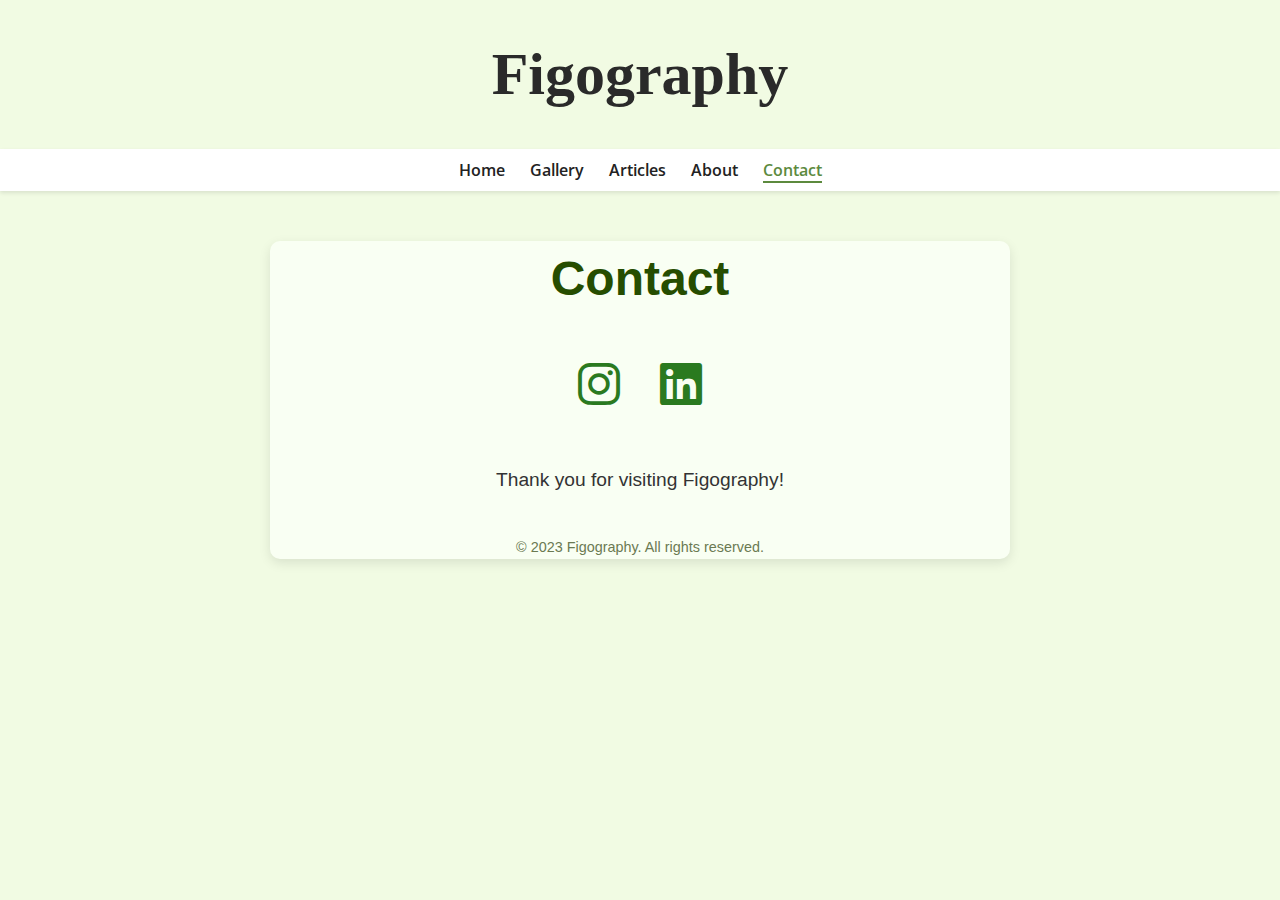
<file: figography stuff/Web Pages/contact.html>
<!DOCTYPE html>
<html lang="en">

<head>
  <meta charset="UTF-8" />
  <meta name="viewport" content="width=device-width, initial-scale=1" />
  <title>Contact | Figography</title>
  <link rel="stylesheet" href="style.css" />
  <link  rel="stylesheet" href="https://cdnjs.cloudflare.com/ajax/libs/font-awesome/6.0.0-beta3/css/all.min.css" integrity="sha512-Fo3rlrZj/k7ujTnHq6O2b+X1f"/>
          <link rel="stylesheet" href="https://cdnjs.cloudflare.com/ajax/libs/font-awesome/6.5.1/css/all.min.css">
<link
    rel="stylesheet"
    href="https://cdnjs.cloudflare.com/ajax/libs/font-awesome/6.5.1/css/all.min.css"
  />

 <style>
  .social-icons {
    display: flex;
    justify-content: center;
    gap: 40px;
    margin-bottom: 40px;
  }

  .social-icon {
    color: #444;
    font-size: 48px;
    transition: color 0.3s ease;
    text-decoration: none;
    display: inline-block;
  }

  p{
    text-align: center;
    font-size: 1.2rem;
    color: #333;
    margin-top: 20px;

  }
</style>
        </head>

  <header>
    <div class="name"><h1>Figography</h1></div>
    <nav>
      <ul>
        <li><a href="index.html">Home</a></li>
        <li><a href="gallery.html">Gallery</a></li>
        <li><a href="articles.html">Articles</a></li>
          <li><a href="about.html">About</a></li>
        <li><a href="contact.html" class="active">Contact</a></li>
      </ul>
    </nav>
  </header>

  <body>
  <main class="contact-container">
    <h1>Contact</h1>

    <div class="social-icons">
    <a href="https://www.instagram.com/remondaahassan/" target="_blank" rel="noopener" class="social-icon" aria-label="Instagram">
      <i class="fa-brands fa-instagram"></i>
    </a>

    <a href="https://linkedin.com/in/remonda-hassan-230a94271" target="_blank" rel="noopener" class="social-icon" aria-label="LinkedIn">
      <i class="fa-brands fa-linkedin"></i>
    </a>
  </div>

    <p>Thank you for visiting Figography!</p>

    <footer>
      <p>© 2023 Figography. All rights reserved.</p>
    </footer>
  </main>

</body>

</html>
</file>
<file: style.css>
@import url('https://fonts.googleapis.com/css2?family=Great+Vibes&family=Open+Sans:wght@400;600&display=swap');

body {
  margin: 0;
  padding: 0;
  font-family: 'Open Sans', sans-serif;
  background-color: #f1fbe3;
  color: #333;
}

.name h1 {
  font-family: 'Playfair Display', serif;
  font-size: 60px;
  text-align: center;
  color: #2a2a2a;
}

.nameHOME h1 {
  font-family: 'Playfair Display', serif;
  font-size: 60px;
  text-align: center;
  color: #fff;
}

nav {
  display: flex;
  justify-content: center;
  background-color: #fff;
  padding: 10px 0;
  box-shadow: 0 2px 4px rgba(0,0,0,0.1);
}

.HOME nav{
  display: flex;
  justify-content: center;
  background-color: black;
  padding: 10px 0;
  box-shadow: 0 2px 4px rgba(0,0,0,0.1);
}

nav ul {
  list-style: none;
  padding: 0;
  margin: 0;
  display: flex;
  gap: 25px;
}

nav ul li a {
  text-decoration: none;
  color: #222;
  font-size: 16px;
  font-weight: 600;
  transition: color 0.3s;
}

nav ul li a:hover,
nav ul li a.active {
  color: #5c8a3e;
  border-bottom: 2px solid #5c8a3e;
}

.about-header {
  text-align: center;
  margin-top: 160px;
}

.about-header h1 {
  font-size: 40px;
  color: #2e4328;
}
.header-container {
  display: flex;
  align-items: center;      /* Vertically center the items */
  justify-content: space-between; /* Push nav to the right */
  padding: 10px 20px;
  border-bottom: 1px solid #ddd; /* optional separator */
  background-color: #f1fbe3; /* example bg color */
}

.header-container .name h1 {
  margin: 0;       /* remove default margins */
  font-size: 2rem; /* adjust as needed */
}

.header-container nav ul {
  display: flex;
  list-style: none;
  margin: 0;
  padding: 0;
}

.header-container nav ul li {
  margin-left: 20px;
}

.header-container nav ul li a {
  text-decoration: none;
  color: black;
  font-weight: 600;
  font-size: 1rem;
}

.header-container nav ul li a.active {
  font-weight: 700;
  border-bottom: 2px solid black;
  padding-bottom: 2px;
}


.gallery {
  display: flex;
  flex-wrap: wrap;
  justify-content: center;
  gap: 10px;
}


.gallery {
  display: grid;
  grid-template-columns: repeat(auto-fill, minmax(250px, 1fr));
  gap: 15px;
  padding: 20px;
}


.gallery img {
  width: 100%;
  height: 400px;
  object-fit: cover; /* Ensures the image fills the box without distortion */
  border-radius: 8px;
  transition: transform 0.3s, box-shadow 0.3s;
}


.gallery img:hover {
  transform: scale(1.03);
  box-shadow: 0 10px 20px rgba(0,0,0,0.2);
}


/* Lightbox container */
#lightbox-modal {
  display: none;
  position: fixed;
  z-index: 1000;
  top: 0; left: 0; right: 0; bottom: 0;
  background-color: rgba(0, 0, 0, 0.9);
  align-items: center;
  justify-content: center;
}

/* Lightbox image */
#lightbox-modal img {
  max-width: 90%;
  max-height: 80%;
  border-radius: 10px;
}


.video-wrapper {
  width: 100%;
  height: 100vh;
  background-image: 
    linear-gradient(rgba(12,3,51,0.3), rgba(12,3,51,0.3)),
    url('remonda_summer25/Figography_Intro.mp4');
  background-position: left center;
  background-size: cover;
  background-repeat: no-repeat;
}

.content {
  text-align: left;
}

.content h1 {
  font-size: 96px;
  display: flex;
  color: white;
  flex-wrap: wrap;
  justify-content: center;
  gap: 10px;
  top: 40%;
  left: 50%;
  transform: translate(-50%, -50%);
  width: 400px;
  text-align: justify;
  padding: 10px;
  position: absolute;
}

.content a {
  text-decoration: none;
  display: flex;
  color: #fff;
  font-size: 24px;
  border: 2px solid #fff;
  padding: 14px 10%;
  border-radius: 50px;
  flex-wrap: wrap;
  justify-content: center;
  gap: 10px;
  top: 70%;
  left: 50%;
  transform: translate(-50%, -50%);
  width: 400px;
  text-align: justify;
  padding: 10px;
  position: absolute;
}

.back-video {
  position: absolute;
  right: -1000;
  bottom: 0;
  z-index: -1;
}

@media (min-aspect-ratio: 16/9) {
  .back-video {
    width: 100%;
    height: auto;
  }
}

@media (max-aspect-ratio: 16/9) {
  .back-video {
    width: auto;
    height: 100%;
  }
}

.button {
  text-decoration: none;
  display: inline-block;
  color: rgb(163, 255, 163);
  font-size: 17px;
  border: 2px solid rgb(163, 255, 163);
  padding: 10px 14px;
  border-radius: 50px;
  margin-top: 20px;   
}

.background {
  background-color: black;
}

.center {
  text-align: center;
}

.welcome,
.photos,
.articles,
.contact {
  display: flex;
  flex-wrap: wrap;
  justify-content: center;
  gap: 10px;
  top: 200%;
  left: 50%;
  transform: translate(-50%, -50%);
  width: 400px;
  text-align: justify;
  padding: 10px;
  position: absolute;
}

.about {
  width: 400px;
  color: black;
  text-align: justify;
  padding: 10px;
  position: absolute;
  top: 70%;
  left: 35%;
  transform: translate(-50%, -50%);
}

.shift-image {
  position: absolute;
  top: 70%;
  left: 65%;
  transform: translate(-50%, -50%);
}

.about-container {
  display: flex;
  flex-wrap: wrap;
  justify-content: center;
  align-items: flex-start;
  gap: 40px;
  max-width: 1000px;
  margin: 40px auto;
  padding: 0 20px;
}

.about-text {
  flex: 1 1 500px;
  font-size: 18px;
  line-height: 1.8;
  color: #333;
}

.about-image img {
  width: 100%;
  max-width: 400px;
  height: auto;
  border-radius: 12px;
  box-shadow: 0 8px 16px rgba(0,0,0,0.1);
}

/* Quote Overlay Section */
.quote-section {
  text-align: center;
  padding: 60px 20px;
  background: linear-gradient(to right, #d4e8c2, #f1fbe3);
  font-style: italic;
  font-size: 22px;
  color: #3b4a2c;
}

.quote-section blockquote {
  font-style: italic;
  font-size: 22px;
  color: #3b4a2c;
  text-align: center;
  margin: 0 auto;
  max-width: 600px;
}

.quote-section blockquote footer {
  margin-top: 10px;
  font-style: normal;
  font-weight: bold;
  color: #2a3b1e;
}


/* Timeline Section */
.timeline-section {
  max-width: 900px;
  margin: 60px auto;
  padding: 0 20px;
}

.timeline-section h2 {
  text-align: center;
  font-size: 36px;
  margin-bottom: 40px;
  color: #2a3b1e;
}

.timeline {
  border-left: 4px solid #5c8a3e;
  margin-left: 40px;
  padding-left: 30px;
  position: relative;
}

.timeline-item {
  margin-bottom: 30px;
  position: relative;
  padding-left: 20px; /* Gives space between bullet and text */
  opacity: 0;
  transform: translateY(40px);
  transition: opacity 0.6s ease-out, transform 0.6s ease-out;
}

.timeline-item::before {
  content: '';
  position: absolute;
  left: -34px; /* Moves circle to align with line */
  top: 5px;
  width: 16px;
  height: 16px;
  
}

.timeline-item .year {
  font-weight: bold;
  color: #5c8a3e;
  font-size: 18px;
}

.timeline-item p {
  margin: 5px 0 0;
  color: #333;
  line-height: 1.6;
}

/* Animation: Fade In from Bottom */
@keyframes fadeInUp {
  from {
    opacity: 0;
    transform: translateY(40px);
  }
  to {
    opacity: 1;
    transform: translateY(0);
  }
}

/* Initial hidden state */
.timeline-item {
  opacity: 0;
  transform: translateY(20px);
  transition: opacity 0.6s ease-out, transform 0.6s ease-out;
}

.timeline-item.visible {
  opacity: 1;
  transform: translateY(0);
}



/* Fade-in animation */
@keyframes fadeInUp {
  0% {
    opacity: 0;
    transform: translateY(20px);
  }
  100% {
    opacity: 1;
    transform: translateY(0);
  }
}

/* Container for contact page content */
.contact-container {
  max-width: 700px;          /* Keeps content centered and not too wide */
  margin: 50px auto;         /* Top and bottom space, centered horizontally */
  padding: 0 20px;           /* Side padding for smaller screens */
  font-family: 'Segoe UI', Tahoma, Geneva, Verdana, sans-serif;
  color: #2c3e2c;            /* Dark greenish text color for warmth */
  line-height: 1.6;          /* Comfortable line spacing */
  font-size: 18px;           /* Readable font size */
  background-color: #f9fff3; /* Soft off-white background behind text */
  border-radius: 10px;       /* Rounded corners */
  box-shadow: 0 4px 12px rgba(0,0,0,0.1); /* Subtle shadow for depth */
}


.HOME {
  max-width: 700px;          /* Keeps content centered and not too wide */
  margin: 50px auto;         /* Top and bottom space, centered horizontally */
  padding: 0 20px;           /* Side padding for smaller screens */
  font-family: 'Segoe UI', Tahoma, Geneva, Verdana, sans-serif;
  color: white;            /* Dark greenish text color for warmth */
  line-height: 1.6;          /* Comfortable line spacing */
  font-size: 18px;           /* Readable font size */
  background-color: black; /* Soft off-white background behind text */
  border-radius: 10px;       /* Rounded corners */
  box-shadow: 0 4px 12px rgba(0,0,0,0.1); /* Subtle shadow for depth */
}

/* Heading style */
.contact-container h1 {
  font-size: 3rem;
  font-weight: 700;
  margin-bottom: 30px;
  text-align: center;
  color: #264d00;
}

/* Paragraph spacing */
.contact-container p {
  margin-bottom: 20px;
}

/* Link styles */
.contact-container a {
  color: #2a7a1f;
  text-decoration: none;
  font-weight: 600;
  transition: color 0.3s ease;
}

.contact-container a:hover,
.contact-container a:focus {
  color: #1a4d0d;
  text-decoration: underline;
  outline: none;
}

/* Footer style */
.contact-container footer p {
  font-size: 0.9rem;
  color: #6b7a52;
  text-align: center;
  margin-top: 40px;
}

.coming-soon {
  text-align: center;
  margin-top: 100px;
  padding: 40px;
  background-color: #f0f0f0;
  border-radius: 20px;
  width: 80%;
  max-width: 600px;
  margin-left: auto;
  margin-right: auto;
  box-shadow: 0 8px 20px rgba(0, 0, 0, 0.1);
  animation: fadeIn 1s ease-in;
}

.coming-soon h2 {
  font-size: 2.5rem;
  margin-bottom: 10px;
  color: #333;
}

.coming-soon p {
  font-size: 1.1rem;
  color: #555;
}

/* Fade-in animation */
@keyframes fadeIn {
  from {
    opacity: 0;
    transform: translateY(20px);
  }
  to {
    opacity: 1;
    transform: translateY(0);
  }
}

.video-wrapper {
  position: relative;
  width: 100%;
  height: 100vh;
  overflow: hidden;
}

/* Video full background */
.back-video {
  position: absolute;
  top: 0;
  left: 0;
  width: 100%;
  height: 100%;
  object-fit: cover;
  z-index: -1;
}

/* Left text container */
.left-text {
  position: absolute;
  top: 50%;
  left: 3%;
  font-family: "Playfair Display", serif;
  transform: translateY(-50%);
  color: white;            /* White text */
  max-width: 350px;
  animation: fadeInLeft 1.5s ease forwards;
  background: transparent; /* No background box */
}

.left-text h1 {
  font-size: 5rem;
  margin: 0 0 0.3em 0;
  font-weight: 900;
  background: transparent; 
}

.left-text p {
  font-size: 1.5rem;
  line-height: 1.3;
  font-style: italic;
  background: transparent;
  color: white;            /* White text */
}


/* Right side nav container */
.side-nav {
  position: absolute;
  right: 13%;
  top: 50%;
  transform: translateY(-50%);
  z-index: 2;
  display: flex;
  flex-direction: column;
  align-items: flex-end;
}

.side-nav ul {
  list-style: none;
  padding: 0;
  margin: 0;
}

.side-nav ul li {
  margin: 10px 0;
}

.side-nav ul li a {
  color: white;
  text-decoration: none;
  font-family: 'Playfair Display', serif;
  font-size: 2rem;
  font-weight: 600;
  transition: color 0.3s ease;
}

.side-nav ul li a:hover {
  color: #a6d785; /* Optional hover color */
}
.side-nav ul li a.active {
  color: #5c8a3e; /* Active link color */
  font-weight: bold;
  border-bottom: 2px solid #5c8a3e; /* Underline for active link */
}

@keyframes fadeDown {
  from {
    opacity: 0;
    transform: translateY(-20px);
  }
  to {
    opacity: 1;
    transform: translateY(0);
  }
}
.side-nav ul li a {
  color: white;
  text-decoration: none;
  font-size: 2rem;
  font-weight: 600;
  opacity: 0;
  animation: fadeDown 0.8s forwards;
  transition: color 0.3s ease;
}

.side-nav ul li:nth-child(1) a {
  animation-delay: 0.2s;
}
.side-nav ul li:nth-child(2) a {
  animation-delay: 0.4s;
}
.side-nav ul li:nth-child(3) a {
  animation-delay: 0.6s;
}
.side-nav ul li:nth-child(4) a {
  animation-delay: 0.8s;
}
.side-nav ul li:nth-child(5) a {
  animation-delay: 1s;
}


/* Animation keyframes */
@keyframes fadeInLeft {
  from {
    opacity: 0;
    transform: translateX(-40px) translateY(-50%);
  }
  to {
    opacity: 1;
    transform: translateX(0) translateY(-50%);
  }
}


.back-link {
  position: fixed;
  top: 80px; /* pushed down to avoid overlapping header */
  left: 20px;
  font-size: 0.9em;
  text-decoration: none;
  color: #333;
  background: #eaeaea;
  padding: 6px 10px;
  border-radius: 4px;
  display: inline-flex;
  align-items: center;
  gap: 5px;
  transition: background 0.2s ease-in-out;
  z-index: 1000;
}
.back-link:hover {
  background: #ccc;
}
.back-link svg {
  width: 14px;
  height: 14px;
}
</file>
<file: figography stuff/Web Pages/style.css>
@import url('https://fonts.googleapis.com/css2?family=Great+Vibes&family=Open+Sans:wght@400;600&display=swap');

body {
  margin: 0;
  padding: 0;
  font-family: 'Open Sans', sans-serif;
  background-color: #f1fbe3;
  color: #333;
}

.name h1 {
  font-family: 'Playfair Display', serif;
  font-size: 60px;
  text-align: center;
  color: #2a2a2a;
}

.nameHOME h1 {
  font-family: 'Playfair Display', serif;
  font-size: 60px;
  text-align: center;
  color: #fff;
}

nav {
  display: flex;
  justify-content: center;
  background-color: #fff;
  padding: 10px 0;
  box-shadow: 0 2px 4px rgba(0,0,0,0.1);
}

.HOME nav{
  display: flex;
  justify-content: center;
  background-color: black;
  padding: 10px 0;
  box-shadow: 0 2px 4px rgba(0,0,0,0.1);
}

nav ul {
  list-style: none;
  padding: 0;
  margin: 0;
  display: flex;
  gap: 25px;
}

nav ul li a {
  text-decoration: none;
  color: #222;
  font-size: 16px;
  font-weight: 600;
  transition: color 0.3s;
}

nav ul li a:hover,
nav ul li a.active {
  color: #5c8a3e;
  border-bottom: 2px solid #5c8a3e;
}

.about-header {
  text-align: center;
  margin-top: 160px;
}

.about-header h1 {
  font-size: 40px;
  color: #2e4328;
}
.header-container {
  display: flex;
  align-items: center;      /* Vertically center the items */
  justify-content: space-between; /* Push nav to the right */
  padding: 10px 20px;
  border-bottom: 1px solid #ddd; /* optional separator */
  background-color: #f1fbe3; /* example bg color */
}

.header-container .name h1 {
  margin: 0;       /* remove default margins */
  font-size: 2rem; /* adjust as needed */
}

.header-container nav ul {
  display: flex;
  list-style: none;
  margin: 0;
  padding: 0;
}

.header-container nav ul li {
  margin-left: 20px;
}

.header-container nav ul li a {
  text-decoration: none;
  color: black;
  font-weight: 600;
  font-size: 1rem;
}

.header-container nav ul li a.active {
  font-weight: 700;
  border-bottom: 2px solid black;
  padding-bottom: 2px;
}


.gallery {
  display: flex;
  flex-wrap: wrap;
  justify-content: center;
  gap: 10px;
}


.gallery {
  display: grid;
  grid-template-columns: repeat(auto-fill, minmax(250px, 1fr));
  gap: 15px;
  padding: 20px;
}


.gallery img {
  width: 100%;
  height: 400px;
  object-fit: cover; /* Ensures the image fills the box without distortion */
  border-radius: 8px;
  transition: transform 0.3s, box-shadow 0.3s;
}


.gallery img:hover {
  transform: scale(1.03);
  box-shadow: 0 10px 20px rgba(0,0,0,0.2);
}


/* Lightbox container */
#lightbox-modal {
  display: none;
  position: fixed;
  z-index: 1000;
  top: 0; left: 0; right: 0; bottom: 0;
  background-color: rgba(0, 0, 0, 0.9);
  align-items: center;
  justify-content: center;
}

/* Lightbox image */
#lightbox-modal img {
  max-width: 90%;
  max-height: 80%;
  border-radius: 10px;
}


.video-wrapper {
  width: 100%;
  height: 100vh;
  background-image: 
    linear-gradient(rgba(12,3,51,0.3), rgba(12,3,51,0.3)),
    url('remonda_summer25/Figography_Intro.mp4');
  background-position: left center;
  background-size: cover;
  background-repeat: no-repeat;
}

.content {
  text-align: left;
}

.content h1 {
  font-size: 96px;
  display: flex;
  color: white;
  flex-wrap: wrap;
  justify-content: center;
  gap: 10px;
  top: 40%;
  left: 50%;
  transform: translate(-50%, -50%);
  width: 400px;
  text-align: justify;
  padding: 10px;
  position: absolute;
}

.content a {
  text-decoration: none;
  display: flex;
  color: #fff;
  font-size: 24px;
  border: 2px solid #fff;
  padding: 14px 10%;
  border-radius: 50px;
  flex-wrap: wrap;
  justify-content: center;
  gap: 10px;
  top: 70%;
  left: 50%;
  transform: translate(-50%, -50%);
  width: 400px;
  text-align: justify;
  padding: 10px;
  position: absolute;
}

.back-video {
  position: absolute;
  right: -1000;
  bottom: 0;
  z-index: -1;
}

@media (min-aspect-ratio: 16/9) {
  .back-video {
    width: 100%;
    height: auto;
  }
}

@media (max-aspect-ratio: 16/9) {
  .back-video {
    width: auto;
    height: 100%;
  }
}

.button {
  text-decoration: none;
  display: inline-block;
  color: rgb(163, 255, 163);
  font-size: 17px;
  border: 2px solid rgb(163, 255, 163);
  padding: 10px 14px;
  border-radius: 50px;
  margin-top: 20px;   
}

.background {
  background-color: black;
}

.center {
  text-align: center;
}

.welcome,
.photos,
.articles,
.contact {
  display: flex;
  flex-wrap: wrap;
  justify-content: center;
  gap: 10px;
  top: 200%;
  left: 50%;
  transform: translate(-50%, -50%);
  width: 400px;
  text-align: justify;
  padding: 10px;
  position: absolute;
}

.about {
  width: 400px;
  color: black;
  text-align: justify;
  padding: 10px;
  position: absolute;
  top: 70%;
  left: 35%;
  transform: translate(-50%, -50%);
}

.shift-image {
  position: absolute;
  top: 70%;
  left: 65%;
  transform: translate(-50%, -50%);
}

.about-container {
  display: flex;
  flex-wrap: wrap;
  justify-content: center;
  align-items: flex-start;
  gap: 40px;
  max-width: 1000px;
  margin: 40px auto;
  padding: 0 20px;
}

.about-text {
  flex: 1 1 500px;
  font-size: 18px;
  line-height: 1.8;
  color: #333;
}

.about-image img {
  width: 100%;
  max-width: 400px;
  height: auto;
  border-radius: 12px;
  box-shadow: 0 8px 16px rgba(0,0,0,0.1);
}

/* Quote Overlay Section */
.quote-section {
  text-align: center;
  padding: 60px 20px;
  background: linear-gradient(to right, #d4e8c2, #f1fbe3);
  font-style: italic;
  font-size: 22px;
  color: #3b4a2c;
}

.quote-section blockquote {
  font-style: italic;
  font-size: 22px;
  color: #3b4a2c;
  text-align: center;
  margin: 0 auto;
  max-width: 600px;
}

.quote-section blockquote footer {
  margin-top: 10px;
  font-style: normal;
  font-weight: bold;
  color: #2a3b1e;
}


/* Timeline Section */
.timeline-section {
  max-width: 900px;
  margin: 60px auto;
  padding: 0 20px;
}

.timeline-section h2 {
  text-align: center;
  font-size: 36px;
  margin-bottom: 40px;
  color: #2a3b1e;
}

.timeline {
  border-left: 4px solid #5c8a3e;
  margin-left: 40px;
  padding-left: 30px;
  position: relative;
}

.timeline-item {
  margin-bottom: 30px;
  position: relative;
  padding-left: 20px; /* Gives space between bullet and text */
  opacity: 0;
  transform: translateY(40px);
  transition: opacity 0.6s ease-out, transform 0.6s ease-out;
}

.timeline-item::before {
  content: '';
  position: absolute;
  left: -34px; /* Moves circle to align with line */
  top: 5px;
  width: 16px;
  height: 16px;
  
}

.timeline-item .year {
  font-weight: bold;
  color: #5c8a3e;
  font-size: 18px;
}

.timeline-item p {
  margin: 5px 0 0;
  color: #333;
  line-height: 1.6;
}

/* Animation: Fade In from Bottom */
@keyframes fadeInUp {
  from {
    opacity: 0;
    transform: translateY(40px);
  }
  to {
    opacity: 1;
    transform: translateY(0);
  }
}

/* Initial hidden state */
.timeline-item {
  opacity: 0;
  transform: translateY(20px);
  transition: opacity 0.6s ease-out, transform 0.6s ease-out;
}

.timeline-item.visible {
  opacity: 1;
  transform: translateY(0);
}



/* Fade-in animation */
@keyframes fadeInUp {
  0% {
    opacity: 0;
    transform: translateY(20px);
  }
  100% {
    opacity: 1;
    transform: translateY(0);
  }
}

/* Container for contact page content */
.contact-container {
  max-width: 700px;          /* Keeps content centered and not too wide */
  margin: 50px auto;         /* Top and bottom space, centered horizontally */
  padding: 0 20px;           /* Side padding for smaller screens */
  font-family: 'Segoe UI', Tahoma, Geneva, Verdana, sans-serif;
  color: #2c3e2c;            /* Dark greenish text color for warmth */
  line-height: 1.6;          /* Comfortable line spacing */
  font-size: 18px;           /* Readable font size */
  background-color: #f9fff3; /* Soft off-white background behind text */
  border-radius: 10px;       /* Rounded corners */
  box-shadow: 0 4px 12px rgba(0,0,0,0.1); /* Subtle shadow for depth */
}


.HOME {
  max-width: 700px;          /* Keeps content centered and not too wide */
  margin: 50px auto;         /* Top and bottom space, centered horizontally */
  padding: 0 20px;           /* Side padding for smaller screens */
  font-family: 'Segoe UI', Tahoma, Geneva, Verdana, sans-serif;
  color: white;            /* Dark greenish text color for warmth */
  line-height: 1.6;          /* Comfortable line spacing */
  font-size: 18px;           /* Readable font size */
  background-color: black; /* Soft off-white background behind text */
  border-radius: 10px;       /* Rounded corners */
  box-shadow: 0 4px 12px rgba(0,0,0,0.1); /* Subtle shadow for depth */
}

/* Heading style */
.contact-container h1 {
  font-size: 3rem;
  font-weight: 700;
  margin-bottom: 30px;
  text-align: center;
  color: #264d00;
}

/* Paragraph spacing */
.contact-container p {
  margin-bottom: 20px;
}

/* Link styles */
.contact-container a {
  color: #2a7a1f;
  text-decoration: none;
  font-weight: 600;
  transition: color 0.3s ease;
}

.contact-container a:hover,
.contact-container a:focus {
  color: #1a4d0d;
  text-decoration: underline;
  outline: none;
}

/* Footer style */
.contact-container footer p {
  font-size: 0.9rem;
  color: #6b7a52;
  text-align: center;
  margin-top: 40px;
}

.coming-soon {
  text-align: center;
  margin-top: 100px;
  padding: 40px;
  background-color: #f0f0f0;
  border-radius: 20px;
  width: 80%;
  max-width: 600px;
  margin-left: auto;
  margin-right: auto;
  box-shadow: 0 8px 20px rgba(0, 0, 0, 0.1);
  animation: fadeIn 1s ease-in;
}

.coming-soon h2 {
  font-size: 2.5rem;
  margin-bottom: 10px;
  color: #333;
}

.coming-soon p {
  font-size: 1.1rem;
  color: #555;
}

/* Fade-in animation */
@keyframes fadeIn {
  from {
    opacity: 0;
    transform: translateY(20px);
  }
  to {
    opacity: 1;
    transform: translateY(0);
  }
}

.video-wrapper {
  position: relative;
  width: 100%;
  height: 100vh;
  overflow: hidden;
}

/* Video full background */
.back-video {
  position: absolute;
  top: 0;
  left: 0;
  width: 100%;
  height: 100%;
  object-fit: cover;
  z-index: -1;
}

/* Left text container */
.left-text {
  position: absolute;
  top: 50%;
  left: 3%;
  font-family: "Playfair Display", serif;
  transform: translateY(-50%);
  color: white;            /* White text */
  max-width: 350px;
  animation: fadeInLeft 1.5s ease forwards;
  background: transparent; /* No background box */
}

.left-text h1 {
  font-size: 5rem;
  margin: 0 0 0.3em 0;
  font-weight: 900;
  background: transparent; 
}

.left-text p {
  font-size: 1.5rem;
  line-height: 1.3;
  font-style: italic;
  background: transparent;
  color: white;            /* White text */
}


/* Right side nav container */
.side-nav {
  position: absolute;
  right: 13%;
  top: 50%;
  transform: translateY(-50%);
  z-index: 2;
  display: flex;
  flex-direction: column;
  align-items: flex-end;
}

.side-nav ul {
  list-style: none;
  padding: 0;
  margin: 0;
}

.side-nav ul li {
  margin: 10px 0;
}

.side-nav ul li a {
  color: white;
  text-decoration: none;
  font-family: 'Playfair Display', serif;
  font-size: 2rem;
  font-weight: 600;
  transition: color 0.3s ease;
}

.side-nav ul li a:hover {
  color: #a6d785; /* Optional hover color */
}
.side-nav ul li a.active {
  color: #5c8a3e; /* Active link color */
  font-weight: bold;
  border-bottom: 2px solid #5c8a3e; /* Underline for active link */
}

@keyframes fadeDown {
  from {
    opacity: 0;
    transform: translateY(-20px);
  }
  to {
    opacity: 1;
    transform: translateY(0);
  }
}
.side-nav ul li a {
  color: white;
  text-decoration: none;
  font-size: 2rem;
  font-weight: 600;
  opacity: 0;
  animation: fadeDown 0.8s forwards;
  transition: color 0.3s ease;
}

.side-nav ul li:nth-child(1) a {
  animation-delay: 0.2s;
}
.side-nav ul li:nth-child(2) a {
  animation-delay: 0.4s;
}
.side-nav ul li:nth-child(3) a {
  animation-delay: 0.6s;
}
.side-nav ul li:nth-child(4) a {
  animation-delay: 0.8s;
}
.side-nav ul li:nth-child(5) a {
  animation-delay: 1s;
}


/* Animation keyframes */
@keyframes fadeInLeft {
  from {
    opacity: 0;
    transform: translateX(-40px) translateY(-50%);
  }
  to {
    opacity: 1;
    transform: translateX(0) translateY(-50%);
  }
}


.back-link {
  position: fixed;
  top: 80px; /* pushed down to avoid overlapping header */
  left: 20px;
  font-size: 0.9em;
  text-decoration: none;
  color: #333;
  background: #eaeaea;
  padding: 6px 10px;
  border-radius: 4px;
  display: inline-flex;
  align-items: center;
  gap: 5px;
  transition: background 0.2s ease-in-out;
  z-index: 1000;
}
.back-link:hover {
  background: #ccc;
}
.back-link svg {
  width: 14px;
  height: 14px;
}
</file>
